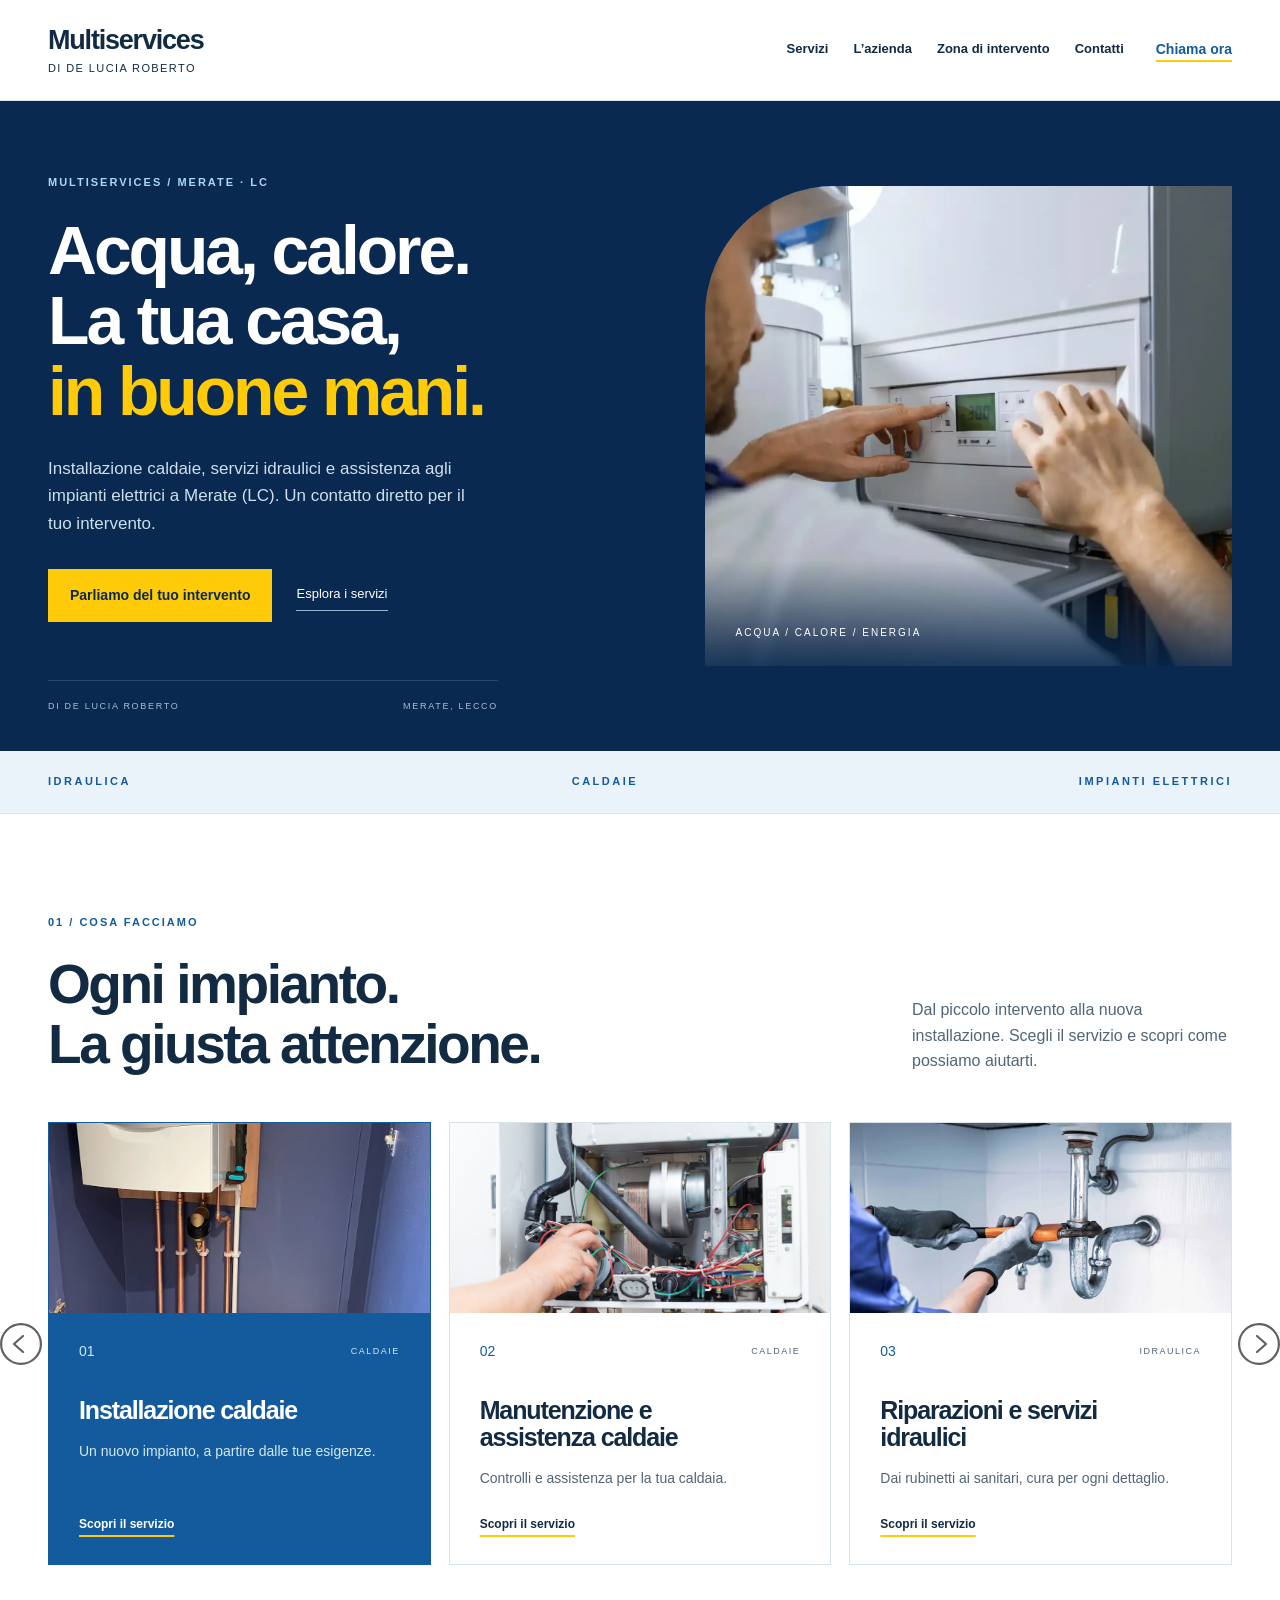
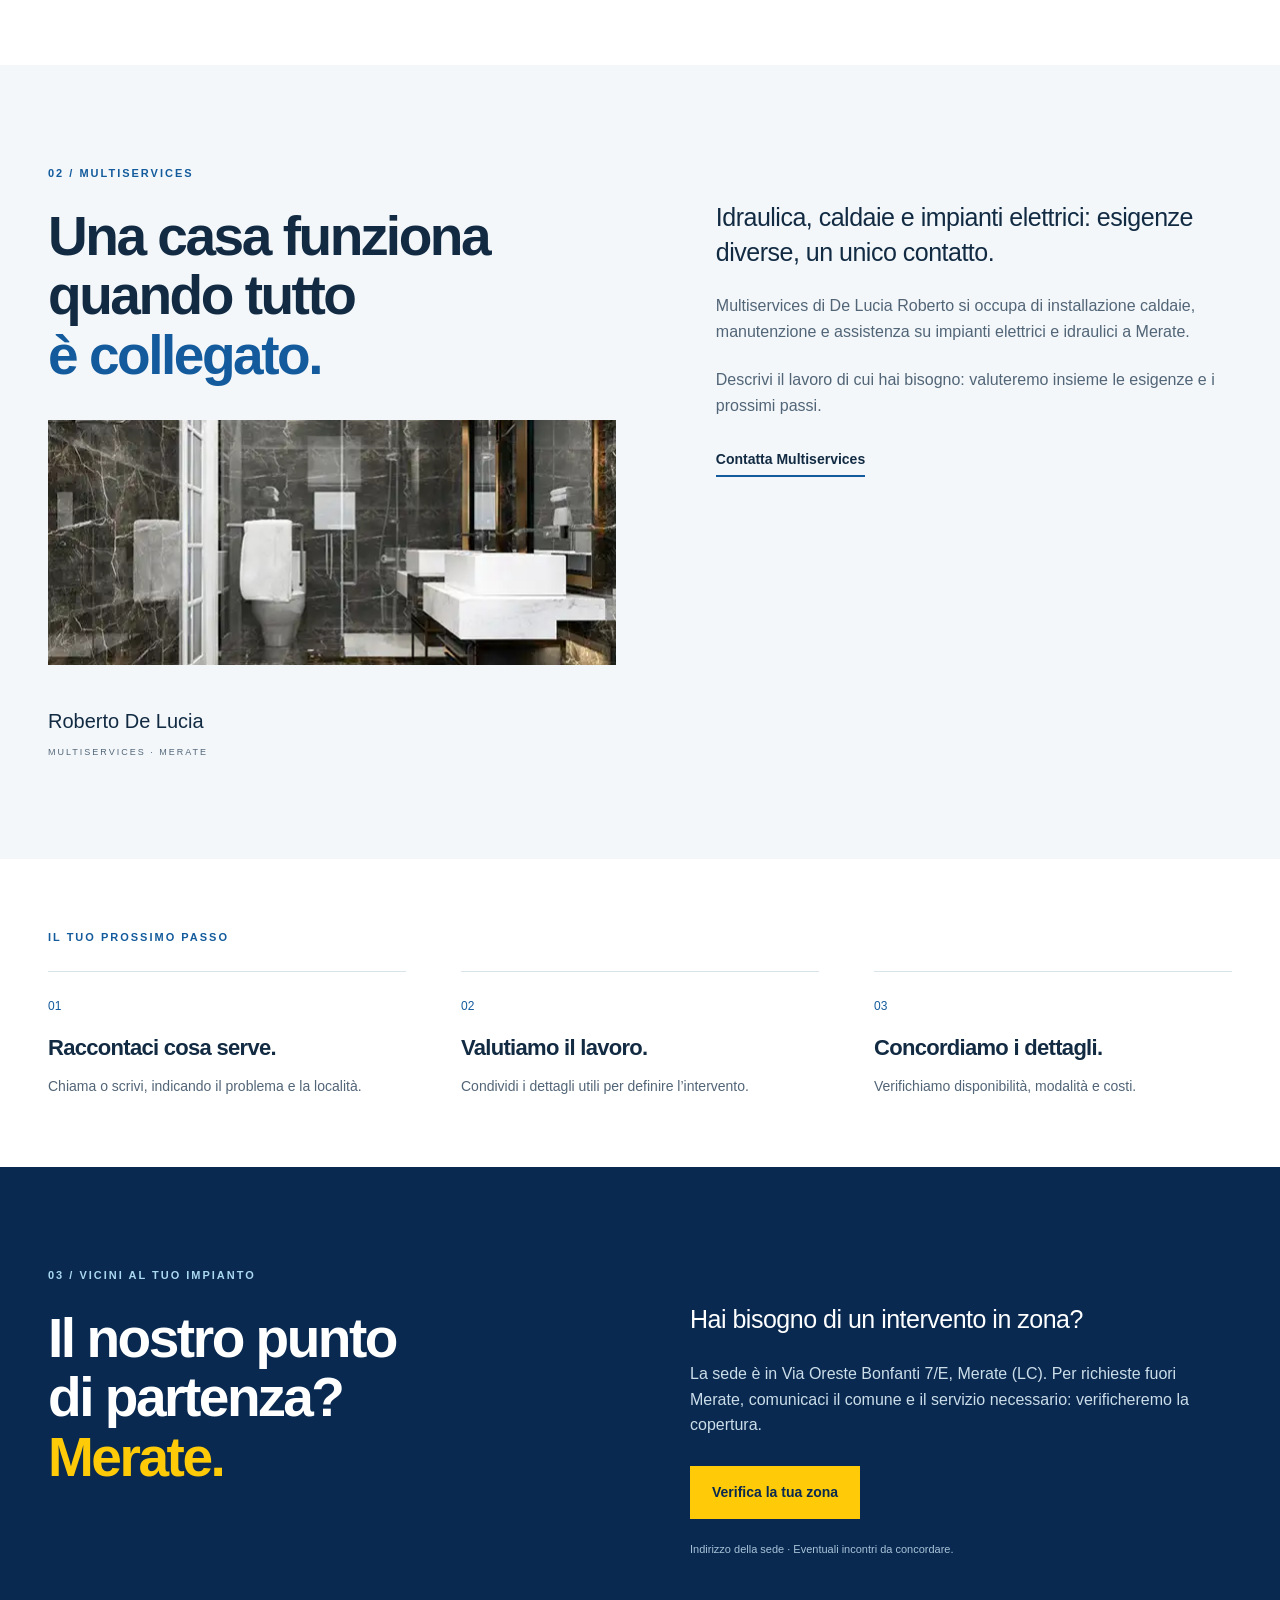
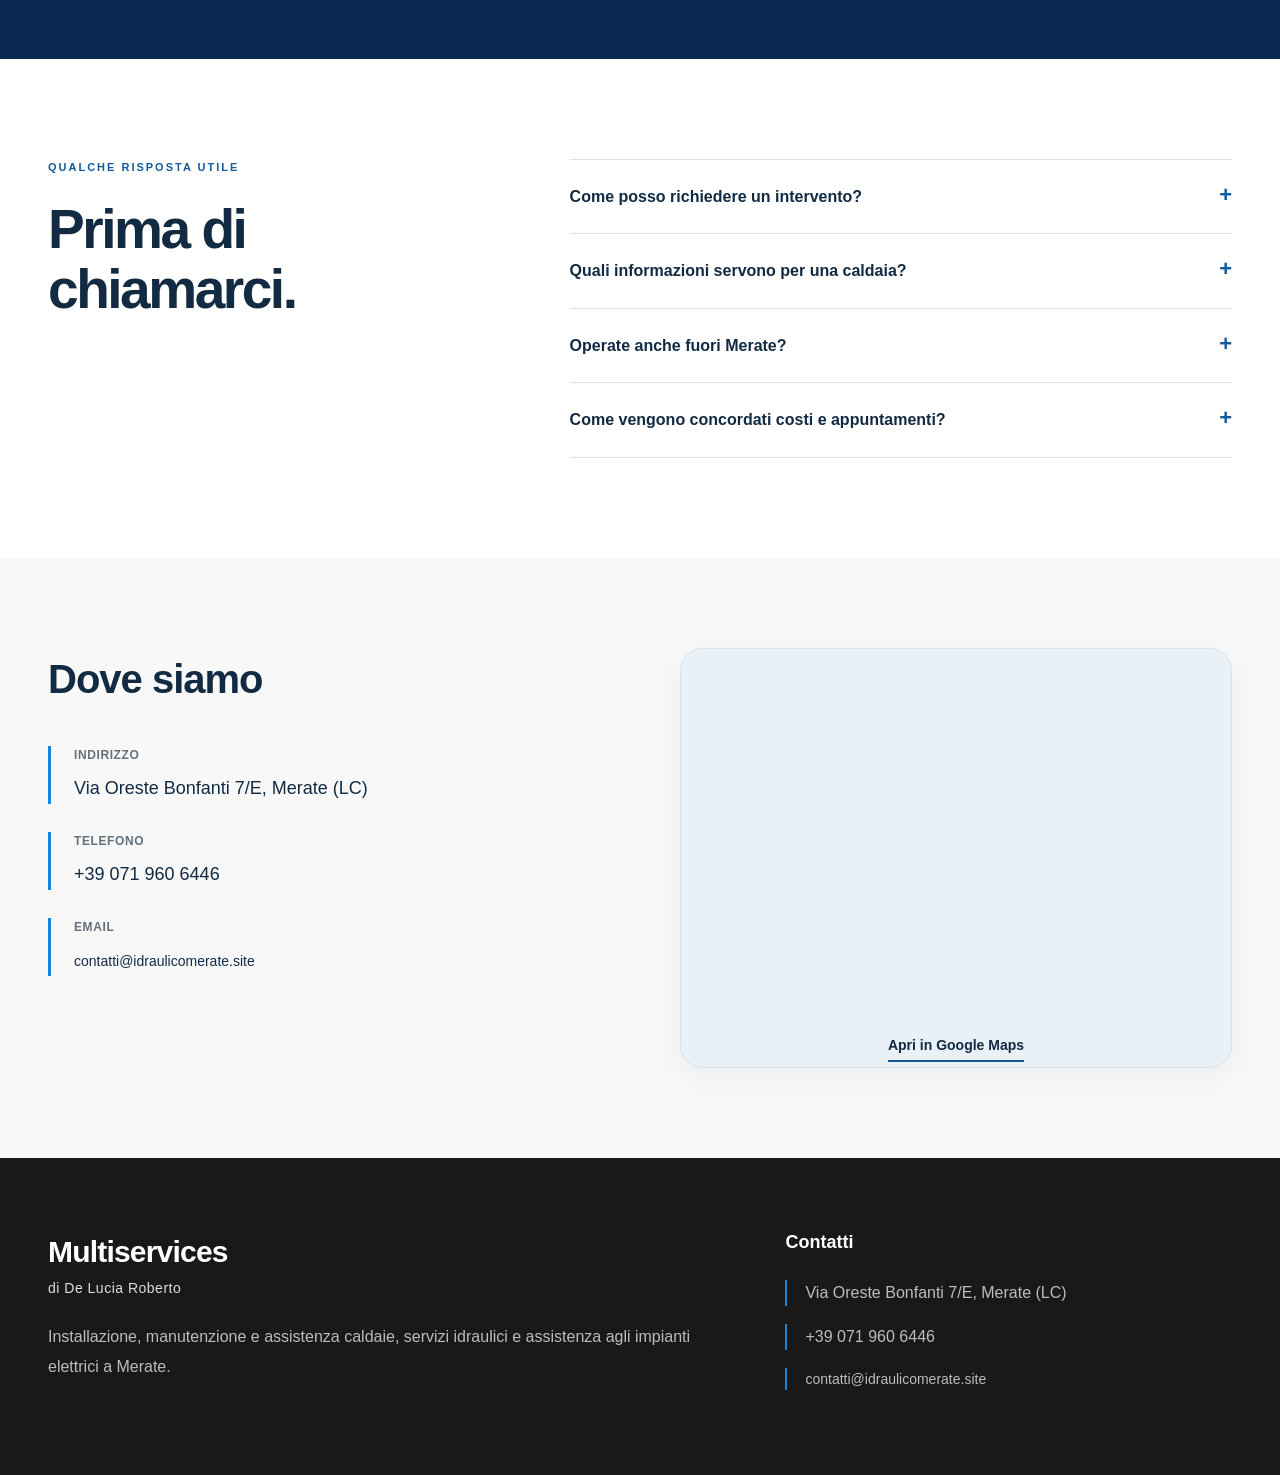
<file: index.html>
<!doctype html>
<html lang="it">
<head>
<meta charset="utf-8"><meta name="viewport" content="width=device-width,initial-scale=1">
<title>Idraulico a Merate (LC) | Caldaie e impianti | Multiservices</title>
<meta name="description" content="Multiservices di De Lucia Roberto a Merate (LC). Installazione e manutenzione caldaie, riparazioni idrauliche e assistenza agli impianti elettrici.">
<link rel="canonical" href="https://idraulicomerate.site/">
<meta property="og:locale" content="it_IT">
<meta property="og:type" content="website">
<meta property="og:site_name" content="Multiservices di De Lucia Roberto">
<meta property="og:title" content="Idraulico a Merate (LC) | Caldaie e impianti | Multiservices">
<meta property="og:description" content="Multiservices di De Lucia Roberto a Merate (LC). Installazione e manutenzione caldaie, riparazioni idrauliche e assistenza agli impianti elettrici.">
<meta property="og:url" content="https://idraulicomerate.site/">
<meta property="og:image" content="https://idraulicomerate.site/assets/regolazione-caldaia.webp">
<meta property="og:image:alt" content="Tecnico durante la regolazione di una caldaia">
<meta name="twitter:card" content="summary_large_image">
<script type="application/ld+json">
{
  "@context": "https://schema.org",
  "@type": "HomeAndConstructionBusiness",
  "@id": "https://idraulicomerate.site/#multiservices",
  "name": "Multiservices di De Lucia Roberto",
  "url": "https://idraulicomerate.site/",
  "image": "https://idraulicomerate.site/assets/regolazione-caldaia.webp",
  "telephone": "+390719606446",
  "email": "contatti@idraulicomerate.site",
  "address": {
    "@type": "PostalAddress",
    "streetAddress": "Via Oreste Bonfanti 7/E",
    "addressLocality": "Merate",
    "addressRegion": "Lombardia",
    "addressCountry": "IT"
  },
  "areaServed": {
    "@type": "City",
    "name": "Merate"
  },
  "hasOfferCatalog": {
    "@type": "OfferCatalog",
    "name": "Servizi a Merate",
    "itemListElement": [
      {
        "@type": "Offer",
        "itemOffered": {
          "@type": "Service",
          "name": "Installazione caldaie",
          "url": "https://idraulicomerate.site/servizi/installazione-caldaie.html"
        }
      },
      {
        "@type": "Offer",
        "itemOffered": {
          "@type": "Service",
          "name": "Manutenzione e assistenza caldaie",
          "url": "https://idraulicomerate.site/servizi/assistenza-caldaie.html"
        }
      },
      {
        "@type": "Offer",
        "itemOffered": {
          "@type": "Service",
          "name": "Riparazioni e servizi idraulici",
          "url": "https://idraulicomerate.site/servizi/servizi-idraulici.html"
        }
      },
      {
        "@type": "Offer",
        "itemOffered": {
          "@type": "Service",
          "name": "Manutenzione impianti idraulici",
          "url": "https://idraulicomerate.site/servizi/impianti-idraulici.html"
        }
      },
      {
        "@type": "Offer",
        "itemOffered": {
          "@type": "Service",
          "name": "Assistenza impianti elettrici",
          "url": "https://idraulicomerate.site/servizi/impianti-elettrici.html"
        }
      }
    ]
  }
}
</script>
<meta name="theme-color" content="#092950"><link rel="icon" href="assets/favicon.png" type="image/png"><link rel="stylesheet" href="style.css"><script src="script.js" defer></script>
</head>
<body>
<a class="skip" href="#main">Vai al contenuto</a>
<header class="header"><div class="container header-inner"><a class="wordmark" href="#inizio" aria-label="Multiservices, pagina iniziale"><span data-name>Multiservices</span><small data-owner>di De Lucia Roberto</small></a><button id="menu-toggle" aria-controls="navigation" aria-expanded="false" aria-label="Apri navigazione"><span></span><span></span></button><nav id="navigation" aria-label="Navigazione principale"><a href="#servizi">Servizi</a><a href="#azienda">L’azienda</a><a href="#zona">Zona di intervento</a><a href="#contatti">Contatti</a></nav><a class="header-call" href="tel:+390719606446" data-phone>Chiama ora</a></div></header>
<main id="main">
<div id="home">
<section class="hero" id="inizio"><div class="container hero-layout"><div class="hero-copy"><p class="eyebrow light">MULTISERVICES / MERATE · LC</p><h1>Acqua, calore.<br>La tua casa,<br><em>in buone mani.</em></h1><p class="hero-description">Installazione caldaie, servizi idraulici e assistenza agli impianti elettrici a Merate (LC). Un contatto diretto per il tuo intervento.</p><div class="hero-actions"><a class="button yellow" href="tel:+390719606446" data-phone>Parliamo del tuo intervento</a><a class="hero-secondary" href="#servizi">Esplora i servizi</a></div><div class="hero-caption"><span>DI DE LUCIA ROBERTO</span><span>MERATE, LECCO</span></div></div><div class="hero-art photo-hero"><img id="hero-photo" src="assets/regolazione-caldaia.webp" alt="Tecnico durante la regolazione di una caldaia" width="1920" height="1280" fetchpriority="high" decoding="async"><div class="photo-caption">ACQUA / CALORE / ENERGIA</div></div></div></section>
<div class="service-strip"><div class="container"><span>IDRAULICA</span><span>CALDAIE</span><span>IMPIANTI ELETTRICI</span></div></div>
<section class="section services" id="servizi"><div class="container"><div class="section-heading reveal"><div><p class="eyebrow">01 / COSA FACCIAMO</p><h2>Ogni impianto.<br>La giusta attenzione.</h2></div><p>Dal piccolo intervento alla nuova installazione. Scegli il servizio e scopri come possiamo aiutarti.</p></div><div class="service-slider"><button class="service-arrow service-arrow-prev" type="button" id="service-prev" aria-label="Servizio precedente" aria-controls="service-grid" hidden><svg viewBox="0 0 42 42" aria-hidden="true" focusable="false"><circle cx="21" cy="21" r="19.9"/><polyline points="23 13 14 21 23 29"/></svg></button><div id="service-grid" class="service-grid">
<a class="service-card" href="servizi/installazione-caldaie.html"><img class="service-photo" src="assets/installazione-caldaia.webp" alt="Caldaia installata con tubazioni e collegamenti" width="640" height="400" loading="lazy" decoding="async"><div class="card-top"><span class="number">01</span><span class="tag">CALDAIE</span></div><h3>Installazione caldaie</h3><p>Un nuovo impianto, a partire dalle tue esigenze.</p><span class="card-link">Scopri il servizio</span></a>
<a class="service-card" href="servizi/assistenza-caldaie.html"><img class="service-photo" src="assets/manutenzione-caldaia.jpeg" alt="Intervento di manutenzione sui componenti di una caldaia" width="640" height="400" loading="lazy" decoding="async"><div class="card-top"><span class="number">02</span><span class="tag">CALDAIE</span></div><h3>Manutenzione e assistenza caldaie</h3><p>Controlli e assistenza per la tua caldaia.</p><span class="card-link">Scopri il servizio</span></a>
<a class="service-card" href="servizi/servizi-idraulici.html"><img class="service-photo" src="assets/riparazione-tubazioni.webp" alt="Riparazione dello scarico di un lavabo" width="640" height="400" loading="lazy" decoding="async"><div class="card-top"><span class="number">03</span><span class="tag">IDRAULICA</span></div><h3>Riparazioni e servizi idraulici</h3><p>Dai rubinetti ai sanitari, cura per ogni dettaglio.</p><span class="card-link">Scopri il servizio</span></a>
<a class="service-card" href="servizi/impianti-idraulici.html"><img class="service-photo" src="assets/impianto-termico.jpg" alt="Impianto con tubazioni, accumulo e collegamenti idraulici" width="640" height="400" loading="lazy" decoding="async"><div class="card-top"><span class="number">04</span><span class="tag">IMPIANTI</span></div><h3>Manutenzione impianti idraulici</h3><p>Assistenza per acqua, tubazioni e collegamenti.</p><span class="card-link">Scopri il servizio</span></a>
<a class="service-card" href="servizi/impianti-elettrici.html"><img class="service-photo" src="assets/quadro-elettrico.jpg" alt="Quadro elettrico con cablaggi e componenti di controllo" width="640" height="400" loading="lazy" decoding="async"><div class="card-top"><span class="number">05</span><span class="tag">ELETTRICITÀ</span></div><h3>Assistenza impianti elettrici</h3><p>Manutenzione e assistenza per i tuoi impianti.</p><span class="card-link">Scopri il servizio</span></a>
</div><button class="service-arrow service-arrow-next" type="button" id="service-next" aria-label="Servizio successivo" aria-controls="service-grid" hidden><svg viewBox="0 0 42 42" aria-hidden="true" focusable="false"><circle cx="21" cy="21" r="19.9"/><polyline points="19 13 28 21 19 29"/></svg></button></div></div></section>
<section class="about section" id="azienda"><div class="container about-grid"><div class="about-title reveal"><p class="eyebrow">02 / MULTISERVICES</p><h2>Una casa funziona<br>quando tutto<br><span>è collegato.</span></h2><img class="about-photo" src="assets/bagno-moderno.webp" alt="Bagno con doccia, lavabo e sanitari" width="569" height="500" loading="lazy" decoding="async"><div class="about-signature">Roberto De Lucia<small>MULTISERVICES · MERATE</small></div></div><div class="about-copy reveal"><p class="large-copy">Idraulica, caldaie e impianti elettrici: esigenze diverse, un unico contatto.</p><p>Multiservices di De Lucia Roberto si occupa di installazione caldaie, manutenzione e assistenza su impianti elettrici e idraulici a Merate.</p><p>Descrivi il lavoro di cui hai bisogno: valuteremo insieme le esigenze e i prossimi passi.</p><a class="text-link" href="#contatti">Contatta Multiservices</a></div></div></section>
<section class="section steps"><div class="container"><p class="eyebrow">IL TUO PROSSIMO PASSO</p><div class="steps-grid"><div><span>01</span><h3>Raccontaci cosa serve.</h3><p>Chiama o scrivi, indicando il problema e la località.</p></div><div><span>02</span><h3>Valutiamo il lavoro.</h3><p>Condividi i dettagli utili per definire l’intervento.</p></div><div><span>03</span><h3>Concordiamo i dettagli.</h3><p>Verifichiamo disponibilità, modalità e costi.</p></div></div></div></section>
<section class="section area" id="zona"><div class="container area-grid"><div class="reveal"><p class="eyebrow light">03 / VICINI AL TUO IMPIANTO</p><h2>Il nostro punto<br>di partenza?<br><span>Merate.</span></h2></div><div class="area-copy"><p class="large-copy">Hai bisogno di un intervento in zona?</p><p>La sede è in <span data-address>Via Oreste Bonfanti 7/E, Merate (LC)</span>. Per richieste fuori Merate, comunicaci il comune e il servizio necessario: verificheremo la copertura.</p><a class="button yellow" href="tel:+390719606446" data-phone>Verifica la tua zona</a><p class="area-note">Indirizzo della sede · Eventuali incontri da concordare.</p></div></div></section>
<section class="section faq"><div class="container faq-grid"><div><p class="eyebrow">QUALCHE RISPOSTA UTILE</p><h2>Prima di<br>chiamarci.</h2></div><div id="faqs"><details><summary>Come posso richiedere un intervento?<span aria-hidden="true">+</span></summary><p>Telefona o scrivi un’email indicando il servizio richiesto, l’indirizzo dell’intervento e una breve descrizione del problema.</p></details><details><summary>Quali informazioni servono per una caldaia?<span aria-hidden="true">+</span></summary><p>Comunica marca e modello, se disponibili, e l’eventuale codice di errore. Per una nuova installazione, specifica se devi sostituire una caldaia esistente.</p></details><details><summary>Operate anche fuori Merate?<span aria-hidden="true">+</span></summary><p>Per un intervento fuori Merate, contattaci indicando il comune e il tipo di lavoro: verificheremo la copertura della zona.</p></details><details><summary>Come vengono concordati costi e appuntamenti?<span aria-hidden="true">+</span></summary><p>Contattaci per valutare le esigenze, verificare la disponibilità e concordare modalità e costi del lavoro.</p></details></div></div></section>
<section class="section location-section" id="contatti"><div class="container location-grid"><div><h2>Dove siamo</h2><dl class="location-details"><div><dt>INDIRIZZO</dt><dd data-address>Via Oreste Bonfanti 7/E, Merate (LC)</dd></div><div><dt>TELEFONO</dt><dd><a href="tel:+390719606446" data-phone data-phone-label>+39 071 960 6446</a></dd></div><div><dt>EMAIL</dt><dd><a href="mailto:contatti@idraulicomerate.site" data-email>contatti@idraulicomerate.site</a></dd></div></dl></div><div class="map-panel" id="map-panel"><iframe title="Mappa della sede di Multiservices a Merate" src="https://www.google.com/maps?q=Via+Oreste+Bonfanti+7%2FE%2C+Merate+%28LC%29&amp;output=embed" loading="lazy" referrerpolicy="no-referrer-when-downgrade" allowfullscreen></iframe><a id="maps-link" class="text-link" href="https://www.google.com/maps/search/?api=1&amp;query=Via+Oreste+Bonfanti+7%2FE+Merate+LC" target="_blank" rel="noopener noreferrer">Apri in Google Maps</a></div></div></section>
</div>

</main>
<footer class="site-footer"><div class="container footer-grid"><div class="footer-about"><h2><span data-name>Multiservices</span><small data-owner>di De Lucia Roberto</small></h2><p>Installazione, manutenzione e assistenza caldaie, servizi idraulici e assistenza agli impianti elettrici a Merate.</p></div><div class="footer-contacts"><h3>Contatti</h3><address><p data-address>Via Oreste Bonfanti 7/E, Merate (LC)</p><a href="tel:+390719606446" data-phone data-phone-label>+39 071 960 6446</a><a href="mailto:contatti@idraulicomerate.site" data-email>contatti@idraulicomerate.site</a></address></div></div></footer>
<a class="mobile-call" href="tel:+390719606446" data-phone>Chiama Multiservices</a>

</body></html>
</file>
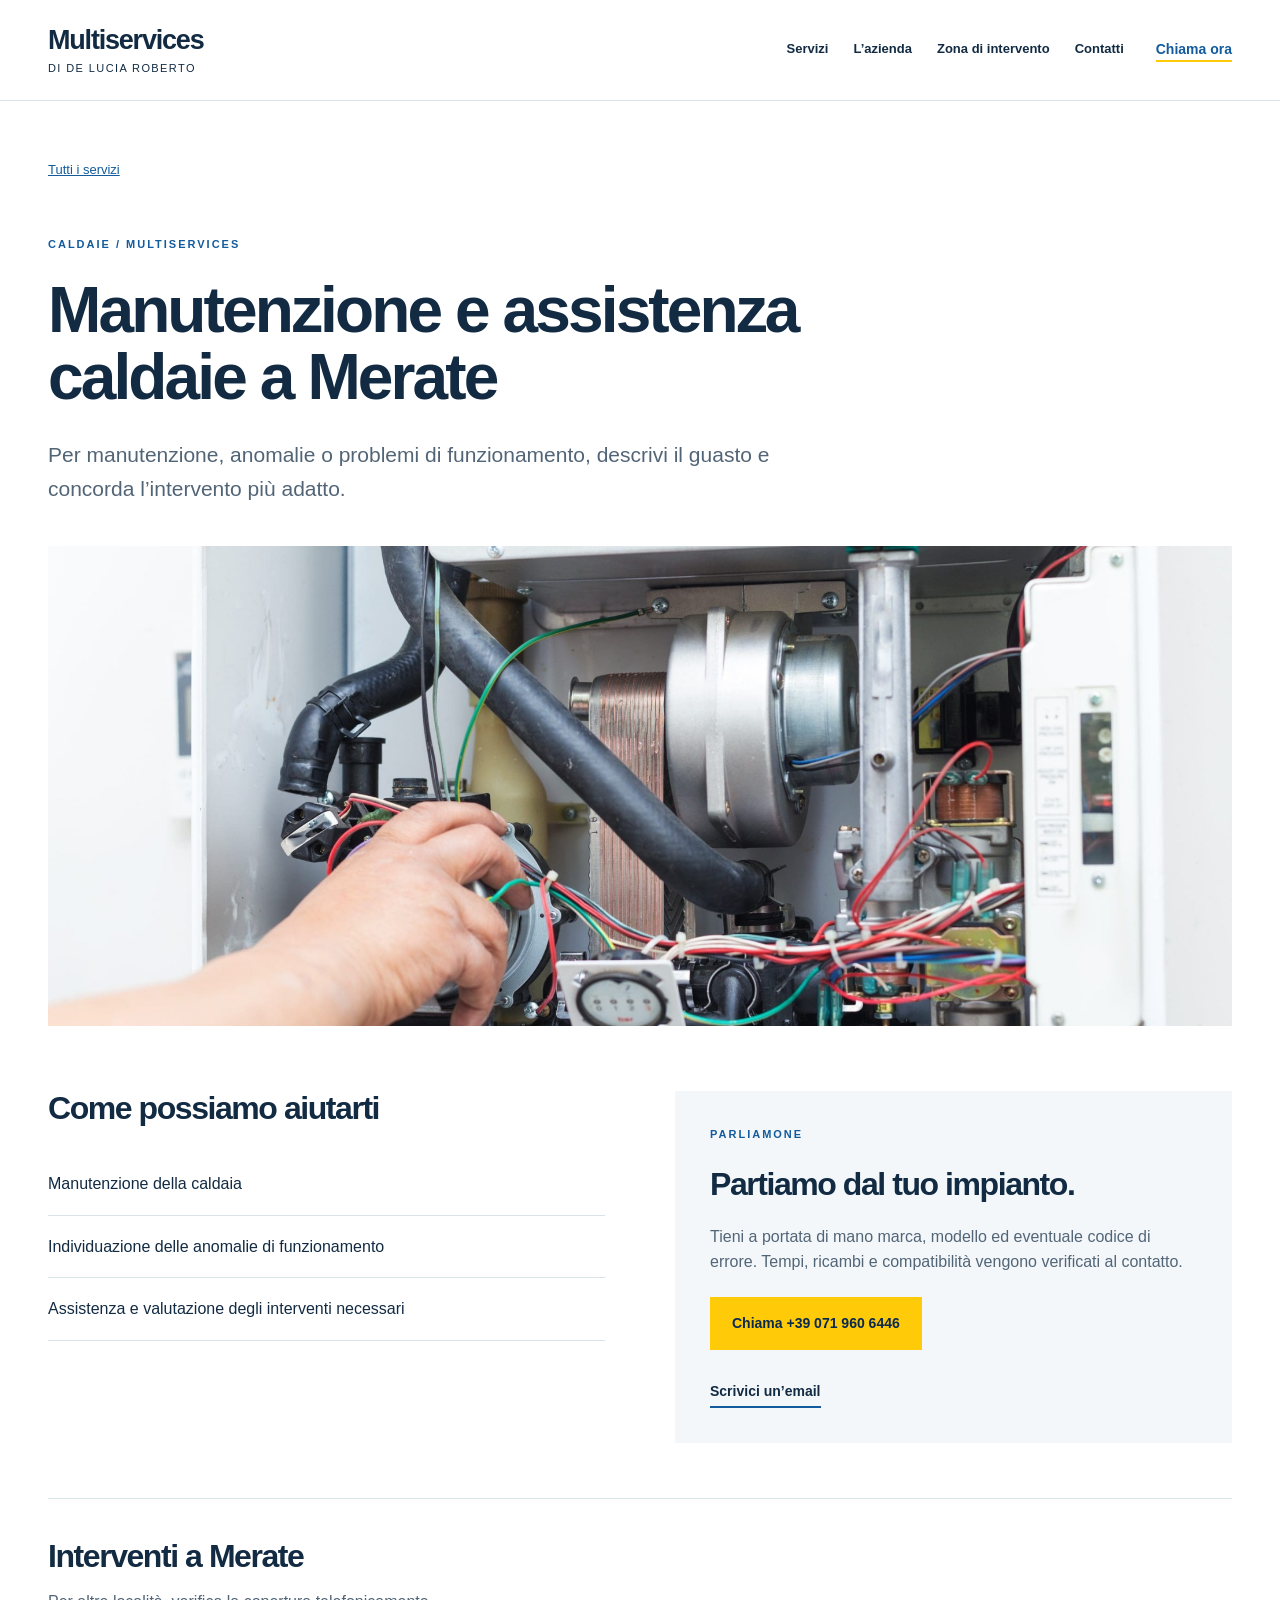
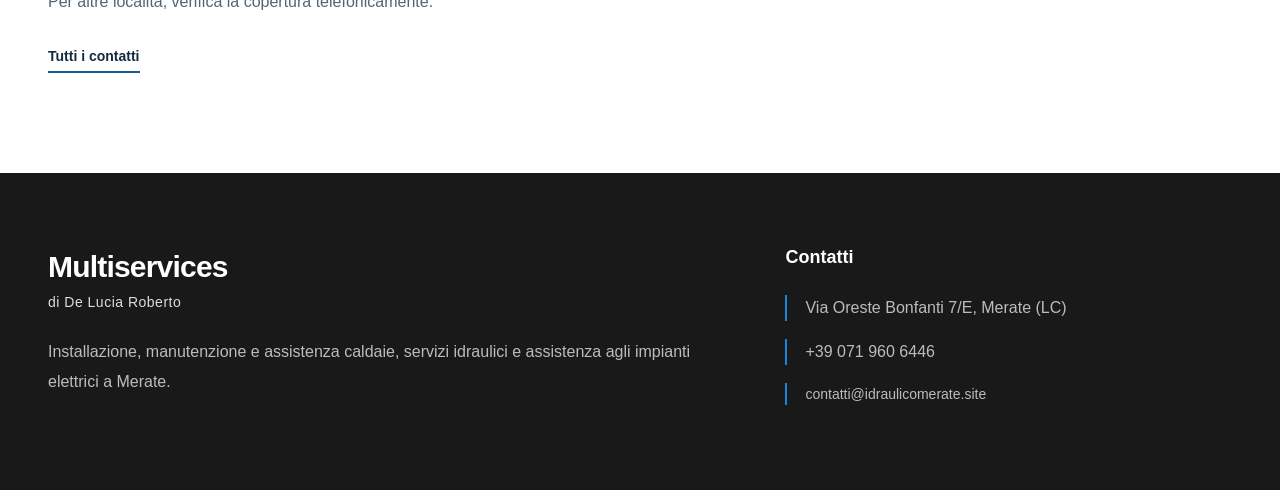
<file: servizi/assistenza-caldaie.html>
<!doctype html>
<html lang="it">
<head>
<meta charset="utf-8"><meta name="viewport" content="width=device-width,initial-scale=1">
<title>Manutenzione e assistenza caldaie a Merate | Multiservices</title>
<meta name="description" content="Manutenzione e assistenza caldaie a Merate (LC). Contatta Multiservices per controlli, anomalie e problemi di funzionamento.">
<link rel="canonical" href="https://idraulicomerate.site/servizi/assistenza-caldaie.html">
<meta property="og:locale" content="it_IT">
<meta property="og:type" content="website">
<meta property="og:site_name" content="Multiservices di De Lucia Roberto">
<meta property="og:title" content="Manutenzione e assistenza caldaie a Merate | Multiservices">
<meta property="og:description" content="Manutenzione e assistenza caldaie a Merate (LC). Contatta Multiservices per controlli, anomalie e problemi di funzionamento.">
<meta property="og:url" content="https://idraulicomerate.site/servizi/assistenza-caldaie.html">
<meta property="og:image" content="https://idraulicomerate.site/assets/manutenzione-caldaia.jpeg">
<meta property="og:image:alt" content="Intervento di manutenzione sui componenti di una caldaia">
<meta name="twitter:card" content="summary_large_image">
<meta name="theme-color" content="#092950"><link rel="icon" href="../assets/favicon.png" type="image/png"><link rel="stylesheet" href="../style.css"><script src="../script.js" defer></script>
</head>
<body>
<a class="skip" href="#main">Vai al contenuto</a>
<header class="header"><div class="container header-inner"><a class="wordmark" href="../index.html#inizio" aria-label="Multiservices, pagina iniziale"><span data-name>Multiservices</span><small data-owner>di De Lucia Roberto</small></a><button id="menu-toggle" aria-controls="navigation" aria-expanded="false" aria-label="Apri navigazione"><span></span><span></span></button><nav id="navigation" aria-label="Navigazione principale"><a href="../index.html#servizi">Servizi</a><a href="../index.html#azienda">L’azienda</a><a href="../index.html#zona">Zona di intervento</a><a href="../index.html#contatti">Contatti</a></nav><a class="header-call" href="tel:+390719606446" data-phone>Chiama ora</a></div></header>
<main id="main">
<div class="container detail"><a class="back-link" href="../index.html#servizi">Tutti i servizi</a><p class="eyebrow">CALDAIE / MULTISERVICES</p><h1>Manutenzione e assistenza caldaie a Merate</h1><p class="detail-intro">Per manutenzione, anomalie o problemi di funzionamento, descrivi il guasto e concorda l’intervento più adatto.</p><img class="detail-photo" src="../assets/manutenzione-caldaia.jpeg" alt="Intervento di manutenzione sui componenti di una caldaia" width="1200" height="650" decoding="async"><div class="detail-layout"><section><h2>Come possiamo aiutarti</h2><ul class="task-list"><li>Manutenzione della caldaia</li><li>Individuazione delle anomalie di funzionamento</li><li>Assistenza e valutazione degli interventi necessari</li></ul></section><aside class="detail-aside"><p class="eyebrow">PARLIAMONE</p><h2>Partiamo dal tuo impianto.</h2><p>Tieni a portata di mano marca, modello ed eventuale codice di errore. Tempi, ricambi e compatibilità vengono verificati al contatto.</p><a class="button yellow" href="tel:+390719606446">Chiama +39 071 960 6446</a><a class="text-link" href="mailto:contatti@idraulicomerate.site">Scrivici un’email</a></aside></div><div class="detail-bottom"><h2>Interventi a Merate</h2><p>Per altre località, verifica la copertura telefonicamente.</p><a class="text-link" href="../index.html#contatti">Tutti i contatti</a></div></div>
</main>
<footer class="site-footer"><div class="container footer-grid"><div class="footer-about"><h2><span data-name>Multiservices</span><small data-owner>di De Lucia Roberto</small></h2><p>Installazione, manutenzione e assistenza caldaie, servizi idraulici e assistenza agli impianti elettrici a Merate.</p></div><div class="footer-contacts"><h3>Contatti</h3><address><p data-address>Via Oreste Bonfanti 7/E, Merate (LC)</p><a href="tel:+390719606446" data-phone data-phone-label>+39 071 960 6446</a><a href="mailto:contatti@idraulicomerate.site" data-email>contatti@idraulicomerate.site</a></address></div></div></footer>
<a class="mobile-call" href="tel:+390719606446" data-phone>Chiama Multiservices</a>

</body></html>
</file>
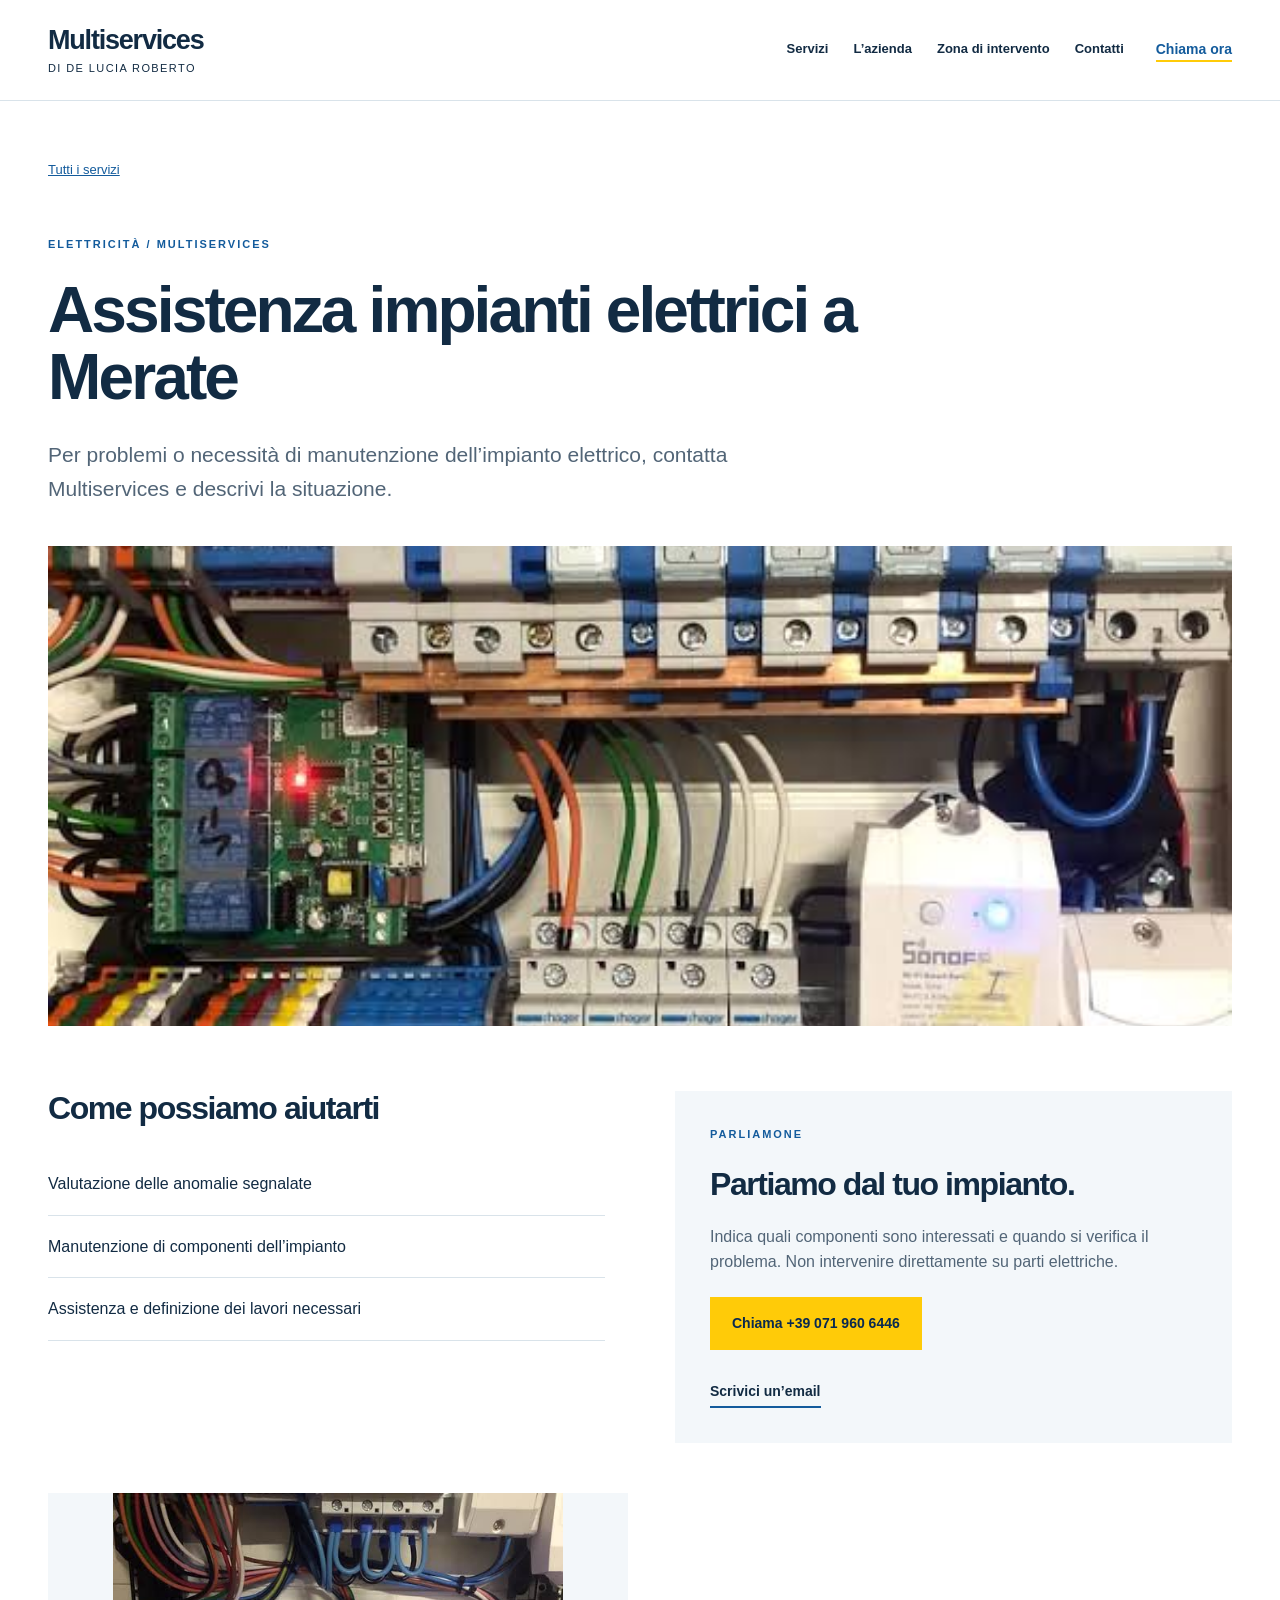
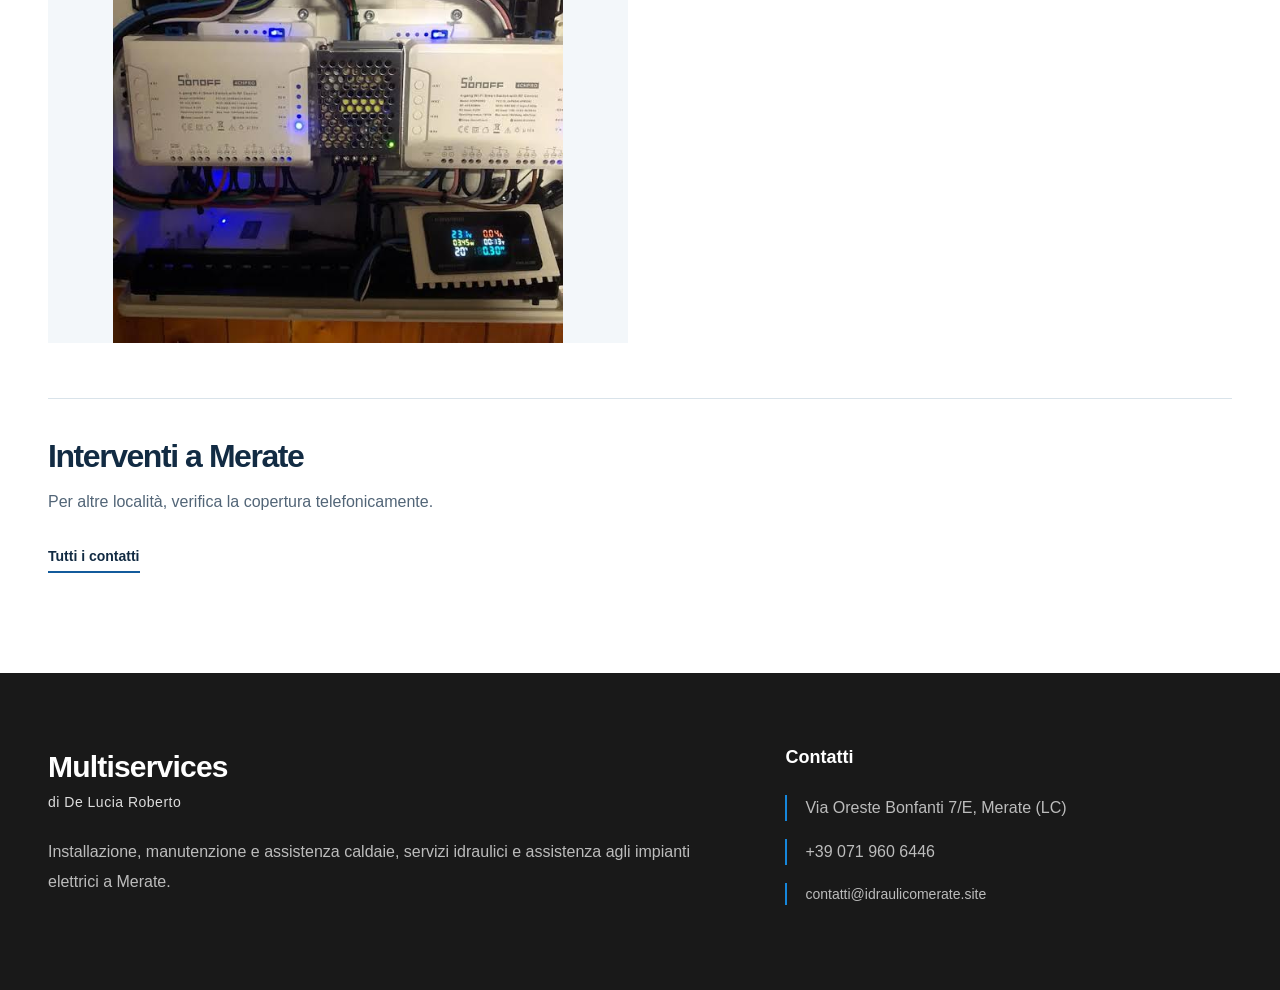
<file: servizi/impianti-elettrici.html>
<!doctype html>
<html lang="it">
<head>
<meta charset="utf-8"><meta name="viewport" content="width=device-width,initial-scale=1">
<title>Assistenza impianti elettrici a Merate | Multiservices</title>
<meta name="description" content="Assistenza per impianti elettrici a Merate (LC). Contatta Multiservices per valutare anomalie e necessità di manutenzione.">
<link rel="canonical" href="https://idraulicomerate.site/servizi/impianti-elettrici.html">
<meta property="og:locale" content="it_IT">
<meta property="og:type" content="website">
<meta property="og:site_name" content="Multiservices di De Lucia Roberto">
<meta property="og:title" content="Assistenza impianti elettrici a Merate | Multiservices">
<meta property="og:description" content="Assistenza per impianti elettrici a Merate (LC). Contatta Multiservices per valutare anomalie e necessità di manutenzione.">
<meta property="og:url" content="https://idraulicomerate.site/servizi/impianti-elettrici.html">
<meta property="og:image" content="https://idraulicomerate.site/assets/quadro-elettrico.jpg">
<meta property="og:image:alt" content="Quadro elettrico con cablaggi e componenti di controllo">
<meta name="twitter:card" content="summary_large_image">
<meta name="theme-color" content="#092950"><link rel="icon" href="../assets/favicon.png" type="image/png"><link rel="stylesheet" href="../style.css"><script src="../script.js" defer></script>
</head>
<body>
<a class="skip" href="#main">Vai al contenuto</a>
<header class="header"><div class="container header-inner"><a class="wordmark" href="../index.html#inizio" aria-label="Multiservices, pagina iniziale"><span data-name>Multiservices</span><small data-owner>di De Lucia Roberto</small></a><button id="menu-toggle" aria-controls="navigation" aria-expanded="false" aria-label="Apri navigazione"><span></span><span></span></button><nav id="navigation" aria-label="Navigazione principale"><a href="../index.html#servizi">Servizi</a><a href="../index.html#azienda">L’azienda</a><a href="../index.html#zona">Zona di intervento</a><a href="../index.html#contatti">Contatti</a></nav><a class="header-call" href="tel:+390719606446" data-phone>Chiama ora</a></div></header>
<main id="main">
<div class="container detail"><a class="back-link" href="../index.html#servizi">Tutti i servizi</a><p class="eyebrow">ELETTRICITÀ / MULTISERVICES</p><h1>Assistenza impianti elettrici a Merate</h1><p class="detail-intro">Per problemi o necessità di manutenzione dell’impianto elettrico, contatta Multiservices e descrivi la situazione.</p><img class="detail-photo" src="../assets/quadro-elettrico.jpg" alt="Quadro elettrico con cablaggi e componenti di controllo" width="1200" height="650" decoding="async"><div class="detail-layout"><section><h2>Come possiamo aiutarti</h2><ul class="task-list"><li>Valutazione delle anomalie segnalate</li><li>Manutenzione di componenti dell’impianto</li><li>Assistenza e definizione dei lavori necessari</li></ul></section><aside class="detail-aside"><p class="eyebrow">PARLIAMONE</p><h2>Partiamo dal tuo impianto.</h2><p>Indica quali componenti sono interessati e quando si verifica il problema. Non intervenire direttamente su parti elettriche.</p><a class="button yellow" href="tel:+390719606446">Chiama +39 071 960 6446</a><a class="text-link" href="mailto:contatti@idraulicomerate.site">Scrivici un’email</a></aside></div><section class="detail-gallery" aria-label="Immagini del servizio"><img src="../assets/impianto-elettrico.jpg" alt="Assistenza impianti elettrici: dettaglio dell’impianto" width="800" height="1000" loading="lazy" decoding="async"></section><div class="detail-bottom"><h2>Interventi a Merate</h2><p>Per altre località, verifica la copertura telefonicamente.</p><a class="text-link" href="../index.html#contatti">Tutti i contatti</a></div></div>
</main>
<footer class="site-footer"><div class="container footer-grid"><div class="footer-about"><h2><span data-name>Multiservices</span><small data-owner>di De Lucia Roberto</small></h2><p>Installazione, manutenzione e assistenza caldaie, servizi idraulici e assistenza agli impianti elettrici a Merate.</p></div><div class="footer-contacts"><h3>Contatti</h3><address><p data-address>Via Oreste Bonfanti 7/E, Merate (LC)</p><a href="tel:+390719606446" data-phone data-phone-label>+39 071 960 6446</a><a href="mailto:contatti@idraulicomerate.site" data-email>contatti@idraulicomerate.site</a></address></div></div></footer>
<a class="mobile-call" href="tel:+390719606446" data-phone>Chiama Multiservices</a>

</body></html>
</file>
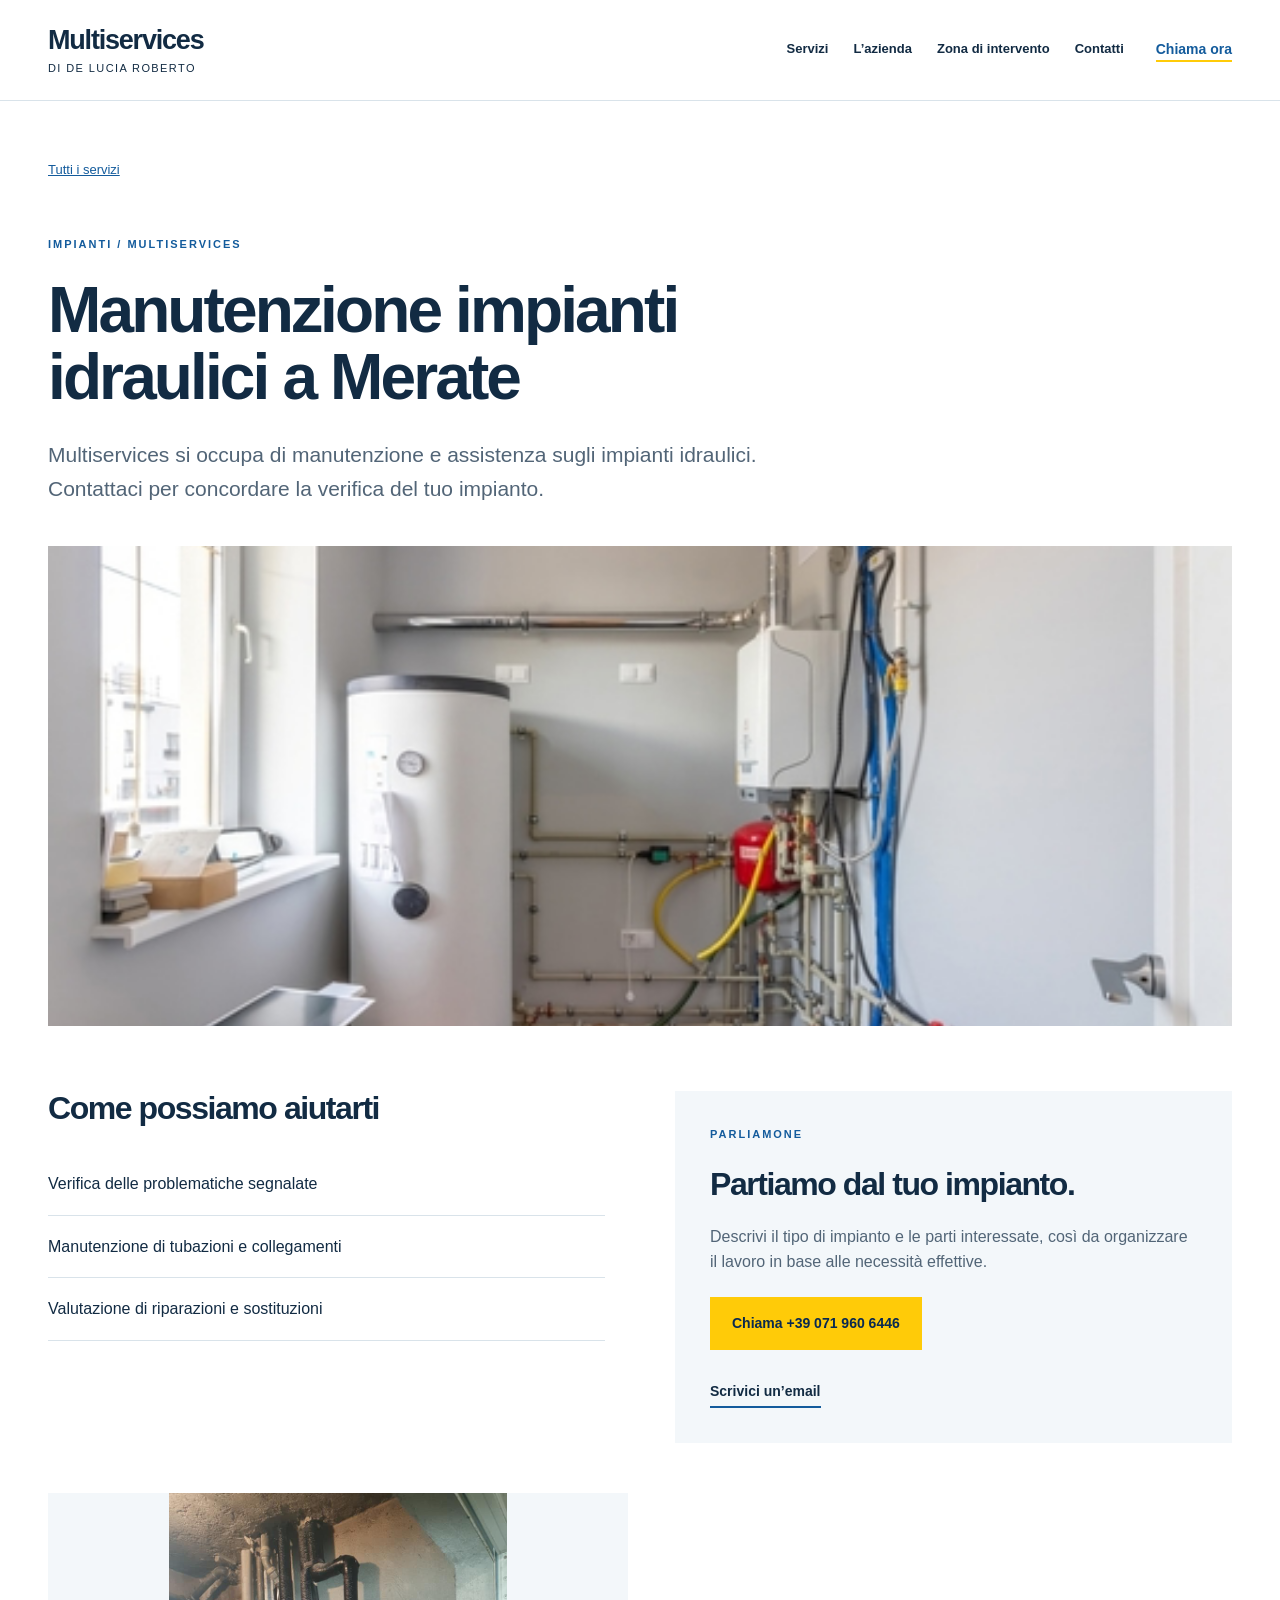
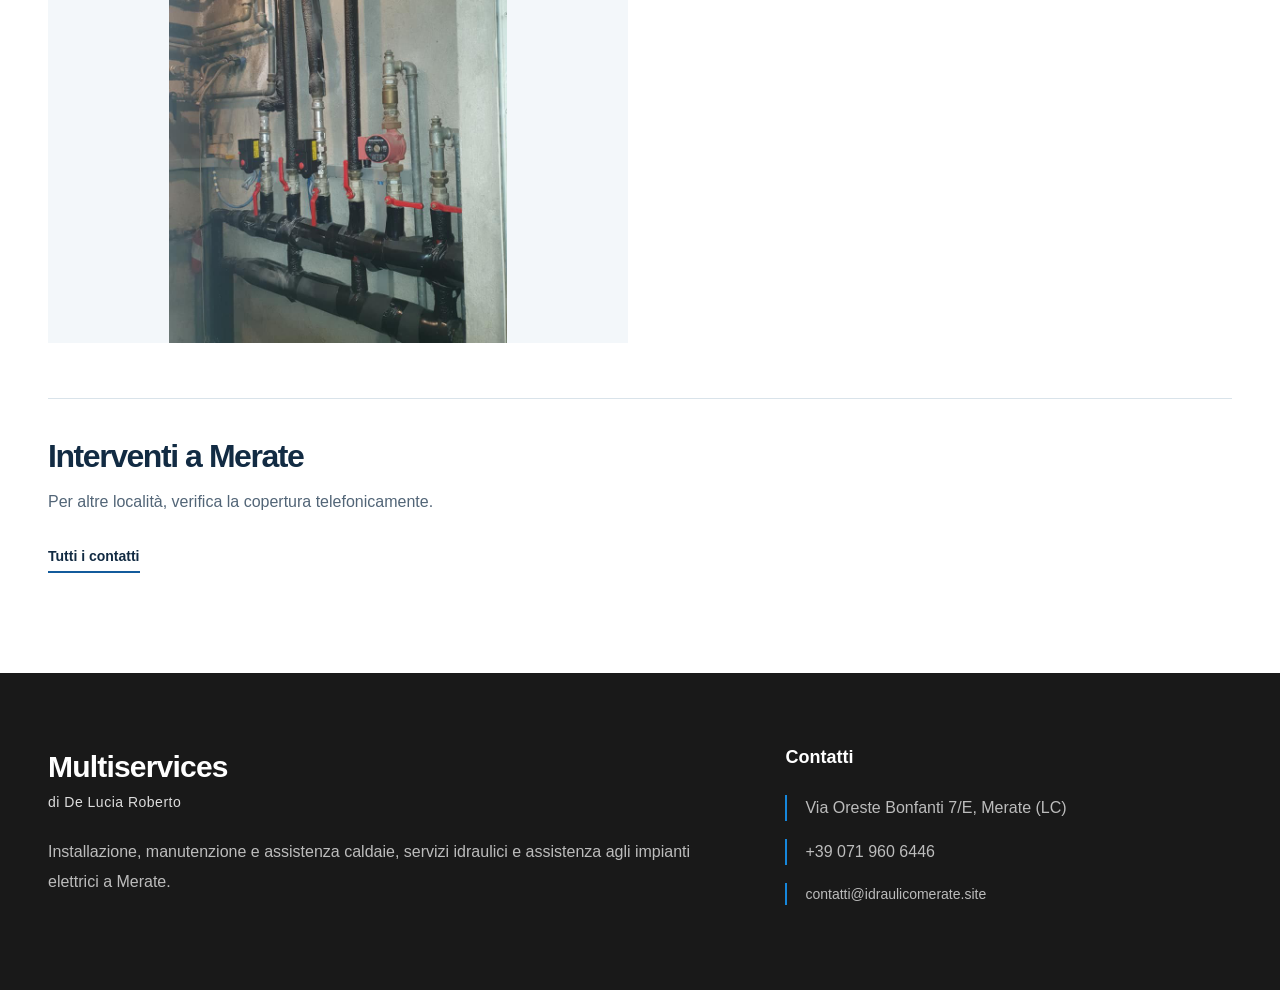
<file: servizi/impianti-idraulici.html>
<!doctype html>
<html lang="it">
<head>
<meta charset="utf-8"><meta name="viewport" content="width=device-width,initial-scale=1">
<title>Manutenzione impianti idraulici a Merate | Multiservices</title>
<meta name="description" content="Manutenzione di impianti idraulici a Merate (LC). Multiservices verifica problemi di tubazioni e collegamenti e valuta riparazioni e sostituzioni.">
<link rel="canonical" href="https://idraulicomerate.site/servizi/impianti-idraulici.html">
<meta property="og:locale" content="it_IT">
<meta property="og:type" content="website">
<meta property="og:site_name" content="Multiservices di De Lucia Roberto">
<meta property="og:title" content="Manutenzione impianti idraulici a Merate | Multiservices">
<meta property="og:description" content="Manutenzione di impianti idraulici a Merate (LC). Multiservices verifica problemi di tubazioni e collegamenti e valuta riparazioni e sostituzioni.">
<meta property="og:url" content="https://idraulicomerate.site/servizi/impianti-idraulici.html">
<meta property="og:image" content="https://idraulicomerate.site/assets/impianto-termico.jpg">
<meta property="og:image:alt" content="Impianto con tubazioni, accumulo e collegamenti idraulici">
<meta name="twitter:card" content="summary_large_image">
<meta name="theme-color" content="#092950"><link rel="icon" href="../assets/favicon.png" type="image/png"><link rel="stylesheet" href="../style.css"><script src="../script.js" defer></script>
</head>
<body>
<a class="skip" href="#main">Vai al contenuto</a>
<header class="header"><div class="container header-inner"><a class="wordmark" href="../index.html#inizio" aria-label="Multiservices, pagina iniziale"><span data-name>Multiservices</span><small data-owner>di De Lucia Roberto</small></a><button id="menu-toggle" aria-controls="navigation" aria-expanded="false" aria-label="Apri navigazione"><span></span><span></span></button><nav id="navigation" aria-label="Navigazione principale"><a href="../index.html#servizi">Servizi</a><a href="../index.html#azienda">L’azienda</a><a href="../index.html#zona">Zona di intervento</a><a href="../index.html#contatti">Contatti</a></nav><a class="header-call" href="tel:+390719606446" data-phone>Chiama ora</a></div></header>
<main id="main">
<div class="container detail"><a class="back-link" href="../index.html#servizi">Tutti i servizi</a><p class="eyebrow">IMPIANTI / MULTISERVICES</p><h1>Manutenzione impianti idraulici a Merate</h1><p class="detail-intro">Multiservices si occupa di manutenzione e assistenza sugli impianti idraulici. Contattaci per concordare la verifica del tuo impianto.</p><img class="detail-photo" src="../assets/impianto-termico.jpg" alt="Impianto con tubazioni, accumulo e collegamenti idraulici" width="1200" height="650" decoding="async"><div class="detail-layout"><section><h2>Come possiamo aiutarti</h2><ul class="task-list"><li>Verifica delle problematiche segnalate</li><li>Manutenzione di tubazioni e collegamenti</li><li>Valutazione di riparazioni e sostituzioni</li></ul></section><aside class="detail-aside"><p class="eyebrow">PARLIAMONE</p><h2>Partiamo dal tuo impianto.</h2><p>Descrivi il tipo di impianto e le parti interessate, così da organizzare il lavoro in base alle necessità effettive.</p><a class="button yellow" href="tel:+390719606446">Chiama +39 071 960 6446</a><a class="text-link" href="mailto:contatti@idraulicomerate.site">Scrivici un’email</a></aside></div><section class="detail-gallery" aria-label="Immagini del servizio"><img src="../assets/multiservices-servizio3.jpg" alt="Manutenzione impianti idraulici: dettaglio dell’impianto" width="800" height="1000" loading="lazy" decoding="async"></section><div class="detail-bottom"><h2>Interventi a Merate</h2><p>Per altre località, verifica la copertura telefonicamente.</p><a class="text-link" href="../index.html#contatti">Tutti i contatti</a></div></div>
</main>
<footer class="site-footer"><div class="container footer-grid"><div class="footer-about"><h2><span data-name>Multiservices</span><small data-owner>di De Lucia Roberto</small></h2><p>Installazione, manutenzione e assistenza caldaie, servizi idraulici e assistenza agli impianti elettrici a Merate.</p></div><div class="footer-contacts"><h3>Contatti</h3><address><p data-address>Via Oreste Bonfanti 7/E, Merate (LC)</p><a href="tel:+390719606446" data-phone data-phone-label>+39 071 960 6446</a><a href="mailto:contatti@idraulicomerate.site" data-email>contatti@idraulicomerate.site</a></address></div></div></footer>
<a class="mobile-call" href="tel:+390719606446" data-phone>Chiama Multiservices</a>

</body></html>
</file>
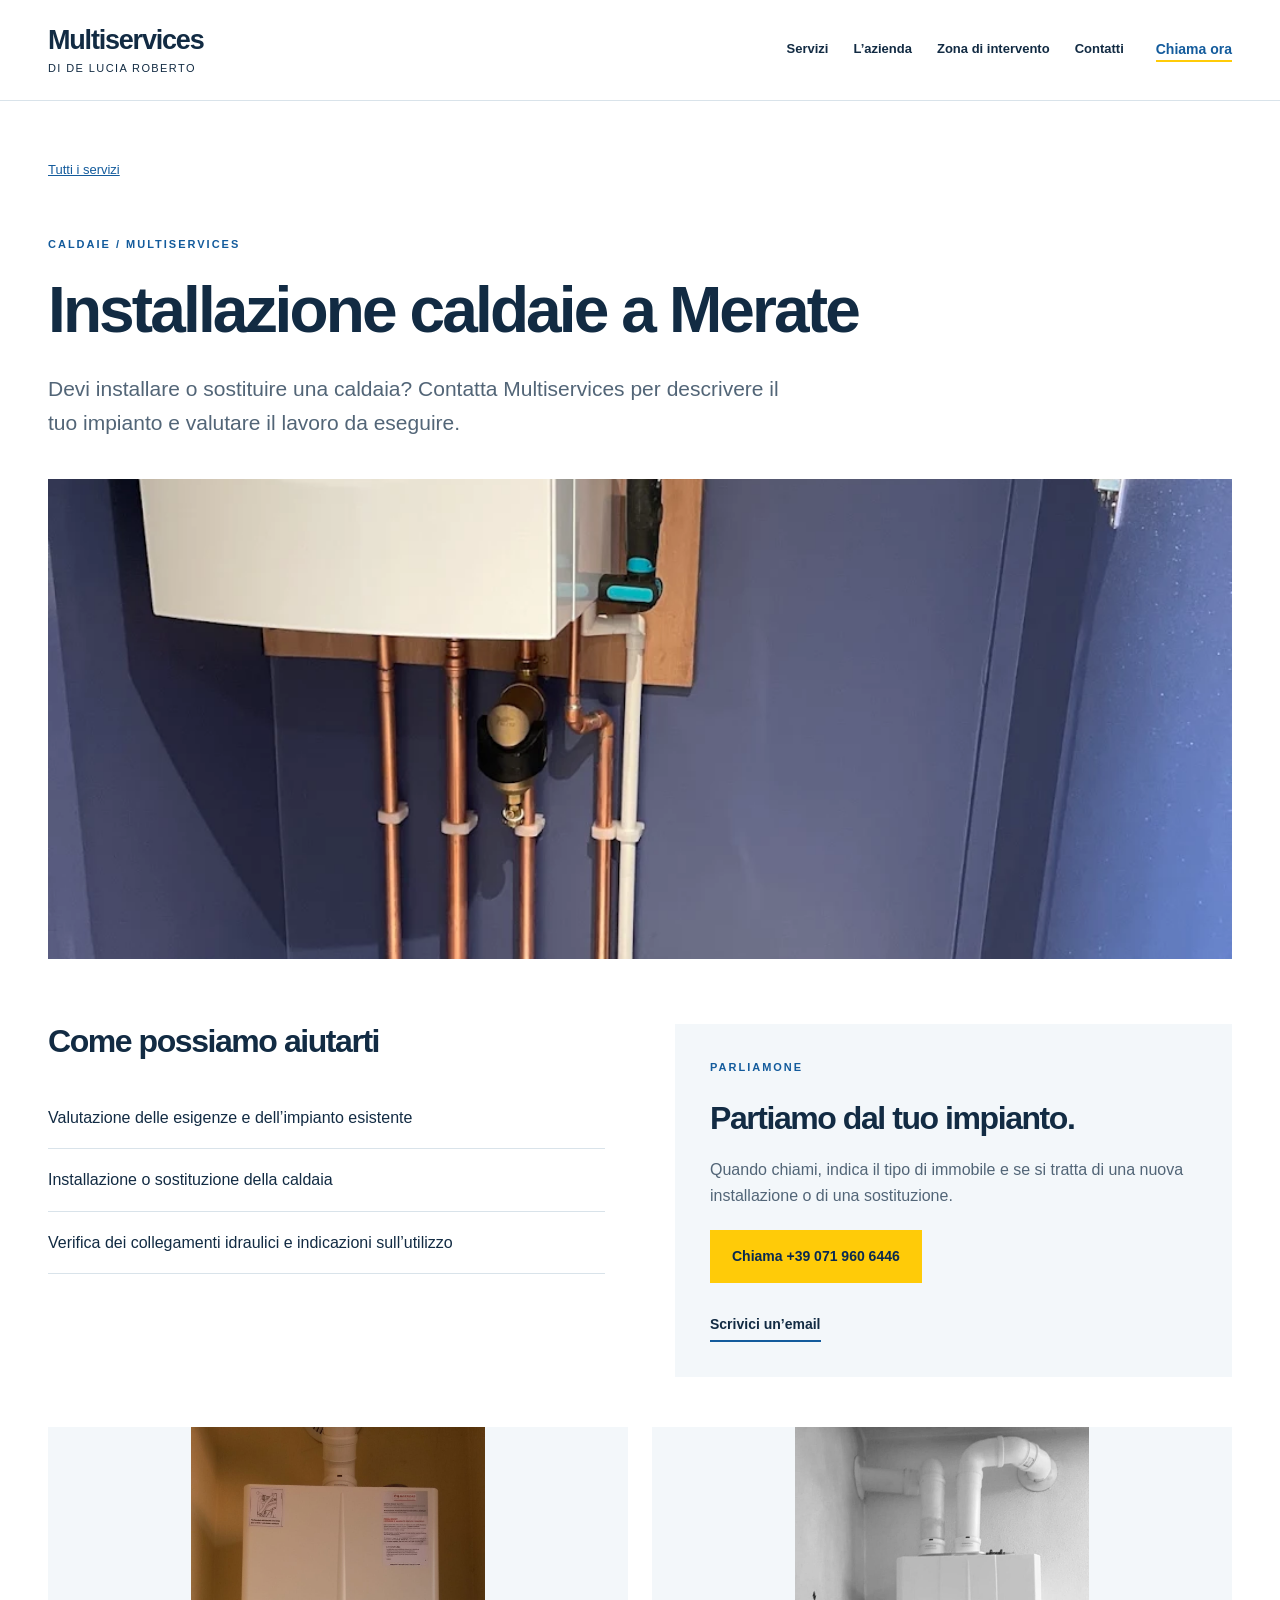
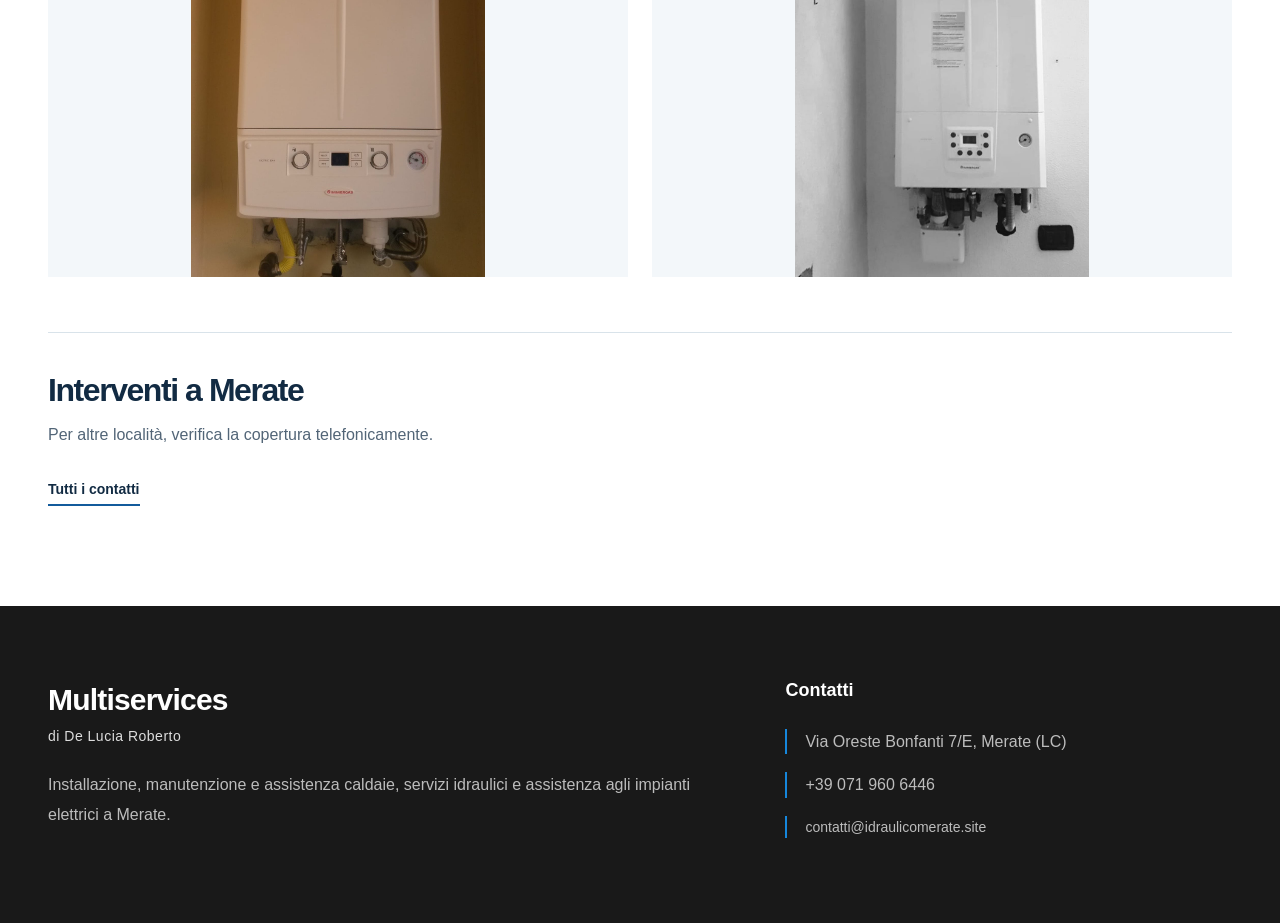
<file: servizi/installazione-caldaie.html>
<!doctype html>
<html lang="it">
<head>
<meta charset="utf-8"><meta name="viewport" content="width=device-width,initial-scale=1">
<title>Installazione caldaie a Merate | Multiservices</title>
<meta name="description" content="Installazione e sostituzione di caldaie a Merate (LC). Contatta Multiservices per valutare le esigenze e i collegamenti del tuo impianto.">
<link rel="canonical" href="https://idraulicomerate.site/servizi/installazione-caldaie.html">
<meta property="og:locale" content="it_IT">
<meta property="og:type" content="website">
<meta property="og:site_name" content="Multiservices di De Lucia Roberto">
<meta property="og:title" content="Installazione caldaie a Merate | Multiservices">
<meta property="og:description" content="Installazione e sostituzione di caldaie a Merate (LC). Contatta Multiservices per valutare le esigenze e i collegamenti del tuo impianto.">
<meta property="og:url" content="https://idraulicomerate.site/servizi/installazione-caldaie.html">
<meta property="og:image" content="https://idraulicomerate.site/assets/installazione-caldaia.webp">
<meta property="og:image:alt" content="Caldaia installata con tubazioni e collegamenti">
<meta name="twitter:card" content="summary_large_image">
<meta name="theme-color" content="#092950"><link rel="icon" href="../assets/favicon.png" type="image/png"><link rel="stylesheet" href="../style.css"><script src="../script.js" defer></script>
</head>
<body>
<a class="skip" href="#main">Vai al contenuto</a>
<header class="header"><div class="container header-inner"><a class="wordmark" href="../index.html#inizio" aria-label="Multiservices, pagina iniziale"><span data-name>Multiservices</span><small data-owner>di De Lucia Roberto</small></a><button id="menu-toggle" aria-controls="navigation" aria-expanded="false" aria-label="Apri navigazione"><span></span><span></span></button><nav id="navigation" aria-label="Navigazione principale"><a href="../index.html#servizi">Servizi</a><a href="../index.html#azienda">L’azienda</a><a href="../index.html#zona">Zona di intervento</a><a href="../index.html#contatti">Contatti</a></nav><a class="header-call" href="tel:+390719606446" data-phone>Chiama ora</a></div></header>
<main id="main">
<div class="container detail"><a class="back-link" href="../index.html#servizi">Tutti i servizi</a><p class="eyebrow">CALDAIE / MULTISERVICES</p><h1>Installazione caldaie a Merate</h1><p class="detail-intro">Devi installare o sostituire una caldaia? Contatta Multiservices per descrivere il tuo impianto e valutare il lavoro da eseguire.</p><img class="detail-photo" src="../assets/installazione-caldaia.webp" alt="Caldaia installata con tubazioni e collegamenti" width="1200" height="650" decoding="async"><div class="detail-layout"><section><h2>Come possiamo aiutarti</h2><ul class="task-list"><li>Valutazione delle esigenze e dell’impianto esistente</li><li>Installazione o sostituzione della caldaia</li><li>Verifica dei collegamenti idraulici e indicazioni sull’utilizzo</li></ul></section><aside class="detail-aside"><p class="eyebrow">PARLIAMONE</p><h2>Partiamo dal tuo impianto.</h2><p>Quando chiami, indica il tipo di immobile e se si tratta di una nuova installazione o di una sostituzione.</p><a class="button yellow" href="tel:+390719606446">Chiama +39 071 960 6446</a><a class="text-link" href="mailto:contatti@idraulicomerate.site">Scrivici un’email</a></aside></div><section class="detail-gallery" aria-label="Immagini del servizio"><img src="../assets/multiservices-servizio1.jpg" alt="Installazione caldaie: dettaglio dell’impianto" width="800" height="1000" loading="lazy" decoding="async"><img src="../assets/17955371273714426474902979002096.jpg" alt="Installazione caldaie: dettaglio dell’impianto" width="800" height="1000" loading="lazy" decoding="async"></section><div class="detail-bottom"><h2>Interventi a Merate</h2><p>Per altre località, verifica la copertura telefonicamente.</p><a class="text-link" href="../index.html#contatti">Tutti i contatti</a></div></div>
</main>
<footer class="site-footer"><div class="container footer-grid"><div class="footer-about"><h2><span data-name>Multiservices</span><small data-owner>di De Lucia Roberto</small></h2><p>Installazione, manutenzione e assistenza caldaie, servizi idraulici e assistenza agli impianti elettrici a Merate.</p></div><div class="footer-contacts"><h3>Contatti</h3><address><p data-address>Via Oreste Bonfanti 7/E, Merate (LC)</p><a href="tel:+390719606446" data-phone data-phone-label>+39 071 960 6446</a><a href="mailto:contatti@idraulicomerate.site" data-email>contatti@idraulicomerate.site</a></address></div></div></footer>
<a class="mobile-call" href="tel:+390719606446" data-phone>Chiama Multiservices</a>

</body></html>
</file>
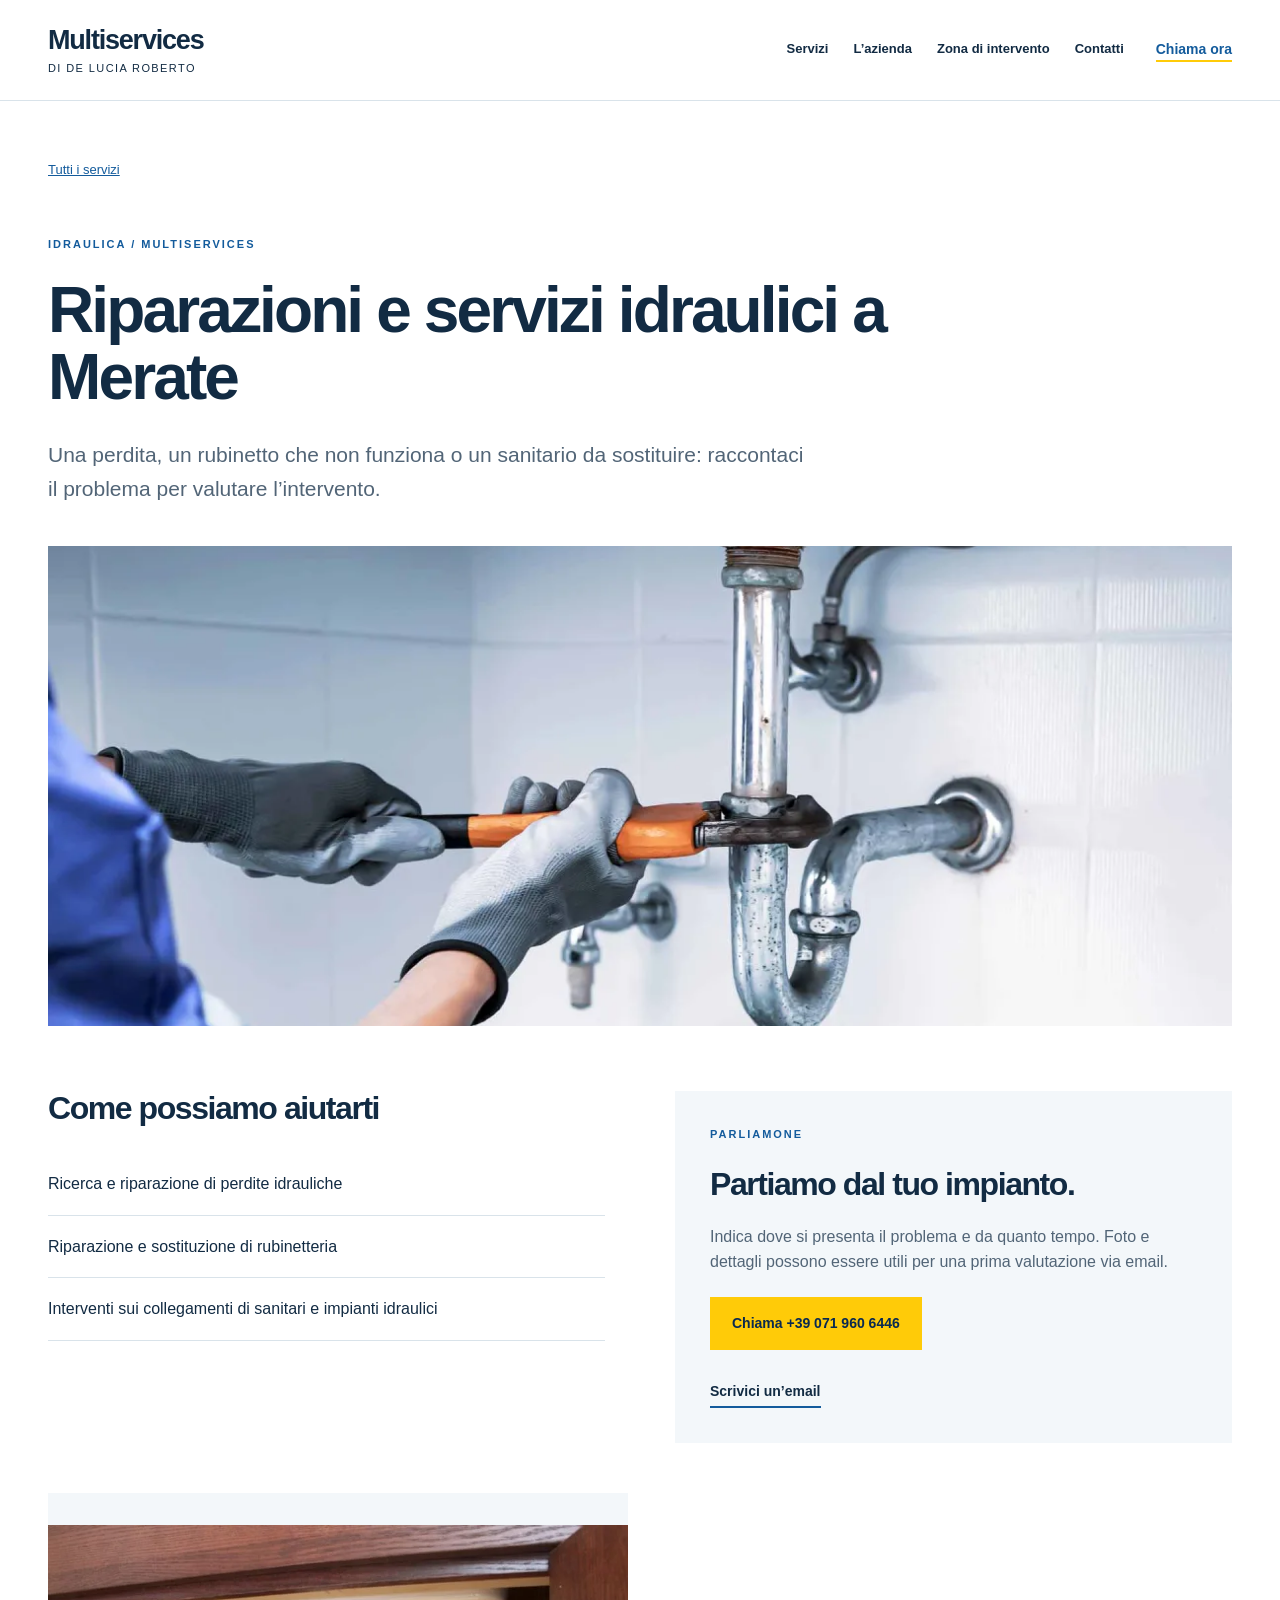
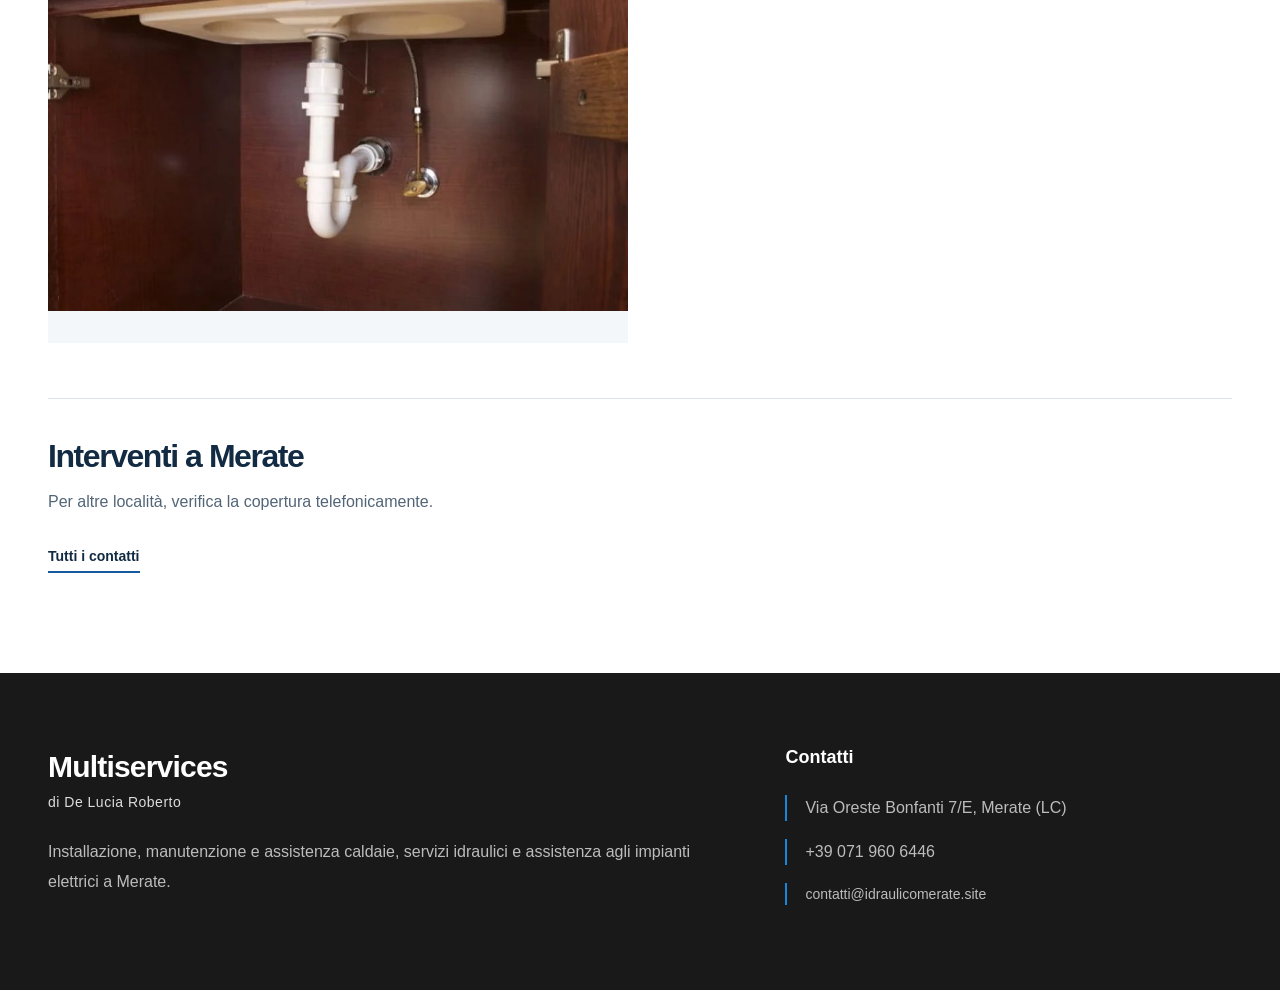
<file: servizi/servizi-idraulici.html>
<!doctype html>
<html lang="it">
<head>
<meta charset="utf-8"><meta name="viewport" content="width=device-width,initial-scale=1">
<title>Riparazioni e servizi idraulici a Merate | Multiservices</title>
<meta name="description" content="Riparazioni idrauliche a Merate (LC) per perdite, rubinetti, scarichi e sanitari. Descrivi il problema a Multiservices.">
<link rel="canonical" href="https://idraulicomerate.site/servizi/servizi-idraulici.html">
<meta property="og:locale" content="it_IT">
<meta property="og:type" content="website">
<meta property="og:site_name" content="Multiservices di De Lucia Roberto">
<meta property="og:title" content="Riparazioni e servizi idraulici a Merate | Multiservices">
<meta property="og:description" content="Riparazioni idrauliche a Merate (LC) per perdite, rubinetti, scarichi e sanitari. Descrivi il problema a Multiservices.">
<meta property="og:url" content="https://idraulicomerate.site/servizi/servizi-idraulici.html">
<meta property="og:image" content="https://idraulicomerate.site/assets/riparazione-tubazioni.webp">
<meta property="og:image:alt" content="Riparazione dello scarico di un lavabo">
<meta name="twitter:card" content="summary_large_image">
<meta name="theme-color" content="#092950"><link rel="icon" href="../assets/favicon.png" type="image/png"><link rel="stylesheet" href="../style.css"><script src="../script.js" defer></script>
</head>
<body>
<a class="skip" href="#main">Vai al contenuto</a>
<header class="header"><div class="container header-inner"><a class="wordmark" href="../index.html#inizio" aria-label="Multiservices, pagina iniziale"><span data-name>Multiservices</span><small data-owner>di De Lucia Roberto</small></a><button id="menu-toggle" aria-controls="navigation" aria-expanded="false" aria-label="Apri navigazione"><span></span><span></span></button><nav id="navigation" aria-label="Navigazione principale"><a href="../index.html#servizi">Servizi</a><a href="../index.html#azienda">L’azienda</a><a href="../index.html#zona">Zona di intervento</a><a href="../index.html#contatti">Contatti</a></nav><a class="header-call" href="tel:+390719606446" data-phone>Chiama ora</a></div></header>
<main id="main">
<div class="container detail"><a class="back-link" href="../index.html#servizi">Tutti i servizi</a><p class="eyebrow">IDRAULICA / MULTISERVICES</p><h1>Riparazioni e servizi idraulici a Merate</h1><p class="detail-intro">Una perdita, un rubinetto che non funziona o un sanitario da sostituire: raccontaci il problema per valutare l’intervento.</p><img class="detail-photo" src="../assets/riparazione-tubazioni.webp" alt="Riparazione dello scarico di un lavabo" width="1200" height="650" decoding="async"><div class="detail-layout"><section><h2>Come possiamo aiutarti</h2><ul class="task-list"><li>Ricerca e riparazione di perdite idrauliche</li><li>Riparazione e sostituzione di rubinetteria</li><li>Interventi sui collegamenti di sanitari e impianti idraulici</li></ul></section><aside class="detail-aside"><p class="eyebrow">PARLIAMONE</p><h2>Partiamo dal tuo impianto.</h2><p>Indica dove si presenta il problema e da quanto tempo. Foto e dettagli possono essere utili per una prima valutazione via email.</p><a class="button yellow" href="tel:+390719606446">Chiama +39 071 960 6446</a><a class="text-link" href="mailto:contatti@idraulicomerate.site">Scrivici un’email</a></aside></div><section class="detail-gallery" aria-label="Immagini del servizio"><img src="../assets/scarico-lavabo.webp" alt="Riparazioni e servizi idraulici: dettaglio dell’impianto" width="800" height="1000" loading="lazy" decoding="async"></section><div class="detail-bottom"><h2>Interventi a Merate</h2><p>Per altre località, verifica la copertura telefonicamente.</p><a class="text-link" href="../index.html#contatti">Tutti i contatti</a></div></div>
</main>
<footer class="site-footer"><div class="container footer-grid"><div class="footer-about"><h2><span data-name>Multiservices</span><small data-owner>di De Lucia Roberto</small></h2><p>Installazione, manutenzione e assistenza caldaie, servizi idraulici e assistenza agli impianti elettrici a Merate.</p></div><div class="footer-contacts"><h3>Contatti</h3><address><p data-address>Via Oreste Bonfanti 7/E, Merate (LC)</p><a href="tel:+390719606446" data-phone data-phone-label>+39 071 960 6446</a><a href="mailto:contatti@idraulicomerate.site" data-email>contatti@idraulicomerate.site</a></address></div></div></footer>
<a class="mobile-call" href="tel:+390719606446" data-phone>Chiama Multiservices</a>

</body></html>
</file>
<file: style.css>
:root{--navy:#092950;--blue:#135b9c;--cyan:#00a2d2;--yellow:#ffcb08;--ink:#122b43;--muted:#526577;--paper:#f3f7fa;--line:#d9e3ea;--white:#fff}*{box-sizing:border-box}html{scroll-behavior:smooth;scroll-padding-top:110px}body{margin:0;color:var(--ink);font-family:Arial,Helvetica,sans-serif;line-height:1.6;background:white}a{color:inherit;text-decoration:none}button{font:inherit}a,button,summary{-webkit-tap-highlight-color:transparent}a:focus-visible,button:focus-visible,summary:focus-visible{outline:3px solid var(--cyan);outline-offset:6px}h1,h2,h3,p{margin:0}h1,h2,h3{line-height:1.08;letter-spacing:-.045em}h2{font-size:clamp(34px,4.3vw,58px);font-weight:700}h3{font-size:25px}.container{width:min(1240px,calc(100% - 96px));margin:auto}[hidden]{display:none!important}.skip{position:fixed;top:-100px;left:20px;padding:12px;background:var(--yellow);z-index:100}.skip:focus{top:10px}.header{position:sticky;top:0;background:rgba(255,255,255,.97);z-index:20;border-bottom:1px solid var(--line)}.header-inner{min-height:100px;display:flex;align-items:center;gap:32px}.wordmark{display:block;line-height:1.1;flex-shrink:0}.wordmark>span{font-size:27px;font-weight:800;letter-spacing:-1.2px}.wordmark small{display:block;font-size:11px;letter-spacing:1.4px;margin-top:7px;text-transform:uppercase}.header nav{display:flex;gap:25px;margin-left:auto;font-size:13px;font-weight:700}.header nav a{padding:12px 0;border-bottom:2px solid transparent;transition:border-color .2s}.header nav a:hover{border-color:var(--blue)}.header-call{font-size:14px;font-weight:700;color:var(--blue);border-bottom:2px solid var(--yellow);white-space:nowrap}#menu-toggle{display:none}.hero{background:var(--navy);color:white;overflow:hidden}.hero-layout{display:grid;grid-template-columns:1.15fr 1fr;min-height:650px;gap:52px;align-items:center}.hero-copy{padding:65px 0 30px}.eyebrow{font-size:11px;letter-spacing:2px;font-weight:700;margin-bottom:24px;color:var(--blue)}.eyebrow.light{color:#a9d8f0}h1{font-size:clamp(45px,5.3vw,76px);font-weight:700;line-height:1.04}.hero h1 em{color:var(--yellow);font-style:normal}.hero-description{font-size:17px;color:#cfdeec;max-width:430px;margin-top:28px}.hero-actions{display:flex;align-items:center;gap:24px;margin-top:32px;flex-wrap:wrap}.button{display:inline-flex;align-items:center;justify-content:center;padding:16px 22px;background:var(--blue);color:#fff;font-size:14px;line-height:1.5;font-weight:700;border:0;transition:transform .2s,background .2s,box-shadow .2s}.button:hover{transform:translateY(-3px);box-shadow:0 8px 20px #09295020;background:#074779}.button:active{transform:translateY(0)}.button.yellow{background:var(--yellow);color:var(--navy)}.button.yellow:hover{background:#ffdb4c}.hero-secondary{font-size:13px;border-bottom:1px solid #91b6d1;padding:5px 0}.hero-caption{display:flex;justify-content:space-between;max-width:450px;margin-top:58px;padding-top:18px;border-top:1px solid #ffffff24;color:#a9bfd3;font-size:9px;letter-spacing:1.7px}.hero-art{position:relative;height:480px;background:linear-gradient(140deg,#1767a8,#08416e);overflow:hidden;border-radius:190px 0 0 0}.art-grid{position:absolute;inset:0;background-image:linear-gradient(#ffffff0a 1px,transparent 1px),linear-gradient(90deg,#ffffff0a 1px,transparent 1px);background-size:42px 42px}.art-center{position:absolute;inset:65px 40px 60px 70px;display:flex;flex-direction:column;justify-content:space-between}.art-kicker{font-size:12px;letter-spacing:2.5px;line-height:1.5}.art-type{font-size:180px;letter-spacing:-15px;font-weight:800;line-height:1;color:#fff}.art-type span{color:var(--yellow)}.art-footer{font-size:9px;letter-spacing:2px}.pipe{position:absolute;border:18px solid var(--cyan);border-radius:65px}.pipe-one{width:190px;height:320px;right:-100px;top:-100px}.pipe-two{width:210px;height:240px;right:-80px;bottom:-110px;border-color:var(--yellow)}.pipe-three{width:230px;height:130px;left:-120px;bottom:-65px;border-color:#1e7bbb}.art-label{position:absolute;right:17px;top:28px;font-size:9px;writing-mode:vertical-rl;letter-spacing:2px;color:#add6ee}.service-strip{background:#eaf3f9;border-bottom:1px solid var(--line)}.service-strip .container{display:flex;justify-content:space-between;padding:22px 0;color:var(--blue);font-size:11px;font-weight:700;letter-spacing:2.5px}.section{padding:100px 0}.section-heading{display:flex;justify-content:space-between;align-items:flex-end;gap:45px;margin-bottom:48px}.section-heading>p{max-width:320px;color:var(--muted);font-size:16px}.service-grid{display:grid;grid-template-columns:repeat(3,1fr);gap:18px}.service-card{padding:30px;min-height:300px;display:flex;flex-direction:column;border:1px solid var(--line);transition:transform .25s,border-color .25s,box-shadow .25s}.service-card:hover{transform:translateY(-5px);border-color:var(--blue);box-shadow:0 14px 30px #0929500b}.service-card:first-child{background:var(--blue);color:white;border-color:var(--blue)}.card-top{display:flex;align-items:center;justify-content:space-between;gap:15px;margin-bottom:35px}.number{font-size:14px;color:var(--blue)}.tag{font-size:9px;letter-spacing:1.5px;color:var(--muted)}.service-card:first-child .number,.service-card:first-child .tag{color:#c9e8f9}.service-card h3{max-width:290px}.service-card p{font-size:14px;color:var(--muted);margin:16px 0 25px}.service-card:first-child p{color:#d4e8f5}.card-link{font-size:12px;font-weight:700;margin-top:auto;text-decoration:underline;text-decoration-color:var(--yellow);text-underline-offset:7px;text-decoration-thickness:2px}.service-card:last-child{grid-column:span 2;background:var(--paper)}.about{background:var(--paper)}.about-grid{display:grid;grid-template-columns:1.1fr 1fr;gap:100px}.about-title h2 span{color:var(--blue)}.about-signature{font-size:20px;margin-top:40px}.about-signature small{display:block;letter-spacing:2px;font-size:9px;margin-top:8px;color:var(--muted)}.about-copy{padding-top:35px}.large-copy{font-size:25px;letter-spacing:-.5px;line-height:1.4}.about-copy>p+p{margin-top:23px;color:var(--muted)}.text-link{display:inline-block;font-size:14px;font-weight:700;margin-top:26px;border-bottom:2px solid var(--blue);padding:4px 0}.steps{padding:70px 0}.steps-grid{display:grid;grid-template-columns:repeat(3,1fr);gap:55px}.steps-grid>div{border-top:1px solid var(--line);padding-top:25px}.steps-grid span{display:block;color:var(--blue);font-size:12px;margin-bottom:20px}.steps-grid h3{font-size:22px;letter-spacing:-.7px}.steps-grid p{margin-top:15px;font-size:14px;color:var(--muted)}.area{background:var(--navy);color:white}.area-grid{display:grid;grid-template-columns:1fr 1fr;gap:100px}.area h2 span{color:var(--yellow)}.area-copy{padding-top:35px}.area-copy>p:nth-child(2){margin:24px 0 28px;color:#cbdde9}.area-note{font-size:11px;color:#a8c3d9;margin-top:22px}.faq-grid{display:grid;grid-template-columns:.8fr 1.2fr;gap:80px}details{border-bottom:1px solid var(--line)}details:first-child{border-top:1px solid var(--line)}summary{cursor:pointer;display:flex;justify-content:space-between;gap:25px;padding:24px 0;font-size:16px;font-weight:700;list-style:none}summary::-webkit-details-marker{display:none}summary span{color:var(--blue);font-size:22px;line-height:1}details[open] summary span{transform:rotate(45deg)}details p{padding:0 35px 25px 0;color:var(--muted);font-size:14px}.contact{background:#eaf3f9}.contact-grid{display:grid;grid-template-columns:1.1fr 1fr;gap:70px}.contact-grid>div>p{margin-top:25px;color:var(--muted)}.contact-links{display:flex;flex-direction:column;align-items:flex-start}.contact-links>span{font-size:9px;letter-spacing:2px;color:var(--blue);font-weight:700;margin-top:23px}.contact-links>span:first-child{margin-top:0}.phone-large{font-size:clamp(24px,3.3vw,43px);font-weight:700;letter-spacing:-1px}.email-link{font-size:20px}.contact-links>p{font-size:14px!important;margin-top:4px!important}.contact-links a:hover{color:var(--blue)}footer{padding:40px 0;background:var(--navy);color:white}.footer-inner{display:flex;align-items:center;justify-content:space-between;gap:30px}.footer-inner .wordmark>span{font-size:22px}.footer-inner p,.footer-inner>a{font-size:11px;color:#bfcede}.mobile-call{display:none}.detail{padding-top:55px;padding-bottom:100px}.back-link{display:inline-block;color:var(--blue);font-size:13px;text-decoration:underline;margin-bottom:55px}.detail h1{font-size:clamp(40px,5vw,65px);max-width:850px}.detail-intro{font-size:21px;max-width:760px;margin-top:28px;color:var(--muted)}.detail-layout{display:grid;grid-template-columns:1fr 1fr;gap:70px;margin-top:65px}.detail h2{font-size:32px}.task-list{list-style:none;padding:0;margin-top:28px}.task-list li{padding:18px 0;border-bottom:1px solid var(--line)}.detail-aside{background:var(--paper);padding:35px}.detail-aside p:not(.eyebrow){margin:22px 0;color:var(--muted)}.detail-aside .text-link{display:block;width:max-content}.detail-bottom{margin-top:55px;padding-top:40px;border-top:1px solid var(--line)}.detail-bottom p{margin-top:15px;color:var(--muted)}.noscript{padding:25px;background:var(--yellow)}.animate{opacity:0;transform:translateY(18px);transition:opacity .6s,transform .6s}.animate.visible{opacity:1;transform:none}
@media(min-width:1450px){.hero-layout{min-height:710px}.hero-art{height:530px}}
@media(max-width:1050px){.container{width:calc(100% - 56px)}.header-inner{gap:22px}.header nav{gap:17px;font-size:12px}.wordmark>span{font-size:24px}.hero-layout{gap:30px}.hero-art{height:430px}.art-center{left:40px}.art-type{font-size:145px}.hero-actions{gap:18px}.about-grid,.area-grid{gap:55px}.service-card{padding:25px}.faq-grid{gap:45px}}
@media(max-width:800px){html{scroll-padding-top:100px}.header-inner{min-height:83px}.header-call{margin-left:auto}.header nav{display:none;position:absolute;top:83px;left:0;right:0;padding:20px 28px;background:white;border-bottom:1px solid var(--line);margin:0}.header nav.open{display:flex;flex-direction:column;gap:4px}.header nav a{font-size:16px;padding:14px 0}#menu-toggle{display:flex;flex-direction:column;gap:6px;justify-content:center;align-items:center;width:42px;height:44px;padding:10px;border:0;background:none;order:3;cursor:pointer}#menu-toggle span{width:22px;height:2px;background:var(--navy);transition:transform .2s}#menu-toggle[aria-expanded=true] span:first-child{transform:translateY(4px) rotate(45deg)}#menu-toggle[aria-expanded=true] span:last-child{transform:translateY(-4px) rotate(-45deg)}.hero-layout{grid-template-columns:1fr 0.7fr;min-height:600px;gap:20px}.hero h1{font-size:50px}.hero-art{height:380px;border-radius:100px 0 0 0}.art-center{inset:55px 20px 40px 30px}.art-type{font-size:115px}.art-kicker{font-size:10px}.art-footer{font-size:7px;letter-spacing:1px}.hero-description{font-size:15px}.hero-caption{gap:20px;letter-spacing:1px;font-size:8px}.section{padding:75px 0}.service-grid{grid-template-columns:1fr 1fr}.service-card:last-child{grid-column:span 2}.section-heading{align-items:flex-start}.section-heading>p{max-width:250px;font-size:14px}.about-grid,.area-grid{gap:35px}.about-copy{padding-top:0}.large-copy{font-size:22px}.steps-grid{gap:25px}.steps-grid h3{font-size:20px}.faq-grid{grid-template-columns:1fr;gap:35px}.contact-grid{gap:35px}.email-link{font-size:17px}.footer-inner{flex-wrap:wrap}.detail-layout{gap:30px}.detail-aside{padding:25px}}
@media(max-width:600px){.container{width:calc(100% - 40px)}.header-inner{gap:14px;min-height:80px}.wordmark>span{font-size:22px}.wordmark small{font-size:8px;letter-spacing:1px;margin-top:6px}.header-call{font-size:12px}.header nav{top:80px}.hero-layout{display:block;position:relative;padding-bottom:30px}.hero-copy{padding:46px 0 0}.hero h1{font-size:clamp(40px,11vw,62px);position:relative;z-index:1}.eyebrow{font-size:9px;letter-spacing:1.7px;margin-bottom:22px}.hero-description{max-width:390px;margin-top:23px;font-size:15px}.hero-actions{margin-top:28px;gap:20px}.button{font-size:13px;padding:15px 18px}.hero-secondary{font-size:12px}.hero-caption{margin-top:35px;max-width:none;font-size:8px}.hero-art{height:165px;border-radius:70px 0 0 0;margin-top:30px}.art-center{inset:25px 25px 25px 45px;flex-direction:row;align-items:center}.art-type{font-size:110px;letter-spacing:-8px}.art-kicker{font-size:10px}.art-footer{display:none}.pipe-one{right:-70px;top:-170px}.pipe-two{bottom:-160px;right:-70px}.art-label{display:none}.service-strip .container{font-size:8px;letter-spacing:1.2px;padding:19px 0;gap:12px}.section{padding:60px 0}h2{font-size:36px}.section-heading{display:block;margin-bottom:30px}.section-heading>p{margin-top:22px;max-width:360px}.service-grid{grid-template-columns:1fr;gap:12px}.service-card,.service-card:last-child{grid-column:auto;min-height:260px;padding:25px}.card-top{margin-bottom:25px}.service-card h3{font-size:26px;max-width:310px}.service-card p{margin:15px 0 25px;max-width:320px}.about-grid,.area-grid{grid-template-columns:1fr;gap:35px}.about-signature{margin-top:28px}.about-copy>p+p{margin-top:18px}.large-copy{font-size:23px}.steps-grid{grid-template-columns:1fr;gap:26px}.steps-grid>div{display:grid;grid-template-columns:35px 1fr;column-gap:15px;padding-top:20px}.steps-grid span{grid-row:span 2;margin:0}.steps-grid h3{font-size:23px}.steps-grid p{margin-top:12px}.area-copy{padding-top:0}.faq-grid{gap:30px}summary{font-size:15px;padding:22px 0}.contact-grid{grid-template-columns:1fr;gap:35px}.phone-large{font-size:33px}.email-link{font-size:20px}.footer-inner{display:block}.footer-inner p{margin:24px 0 14px}footer{padding:35px 0 100px}.mobile-call{display:block;position:fixed;bottom:12px;left:20px;right:20px;padding:15px;text-align:center;font-size:14px;font-weight:700;background:var(--yellow);color:var(--navy);z-index:15;box-shadow:0 5px 25px #09295033}.detail{padding-top:35px;padding-bottom:65px}.back-link{margin-bottom:35px}.detail h1{font-size:42px}.detail-intro{font-size:18px}.detail-layout{grid-template-columns:1fr;margin-top:40px;gap:35px}.detail h2{font-size:29px}.detail-aside{padding:28px}.detail-aside .button{width:100%}.desktop-break{display:none}}
@media(prefers-reduced-motion:reduce){html{scroll-behavior:auto}*,*::before,*::after{animation:none!important;transition:none!important}.animate{opacity:1;transform:none}}

/* Fotografie locali: proporzioni adattate a desktop e mobile. */
.photo-hero{border-radius:130px 0 0 0;background:var(--blue);position:relative}
.photo-hero>img{display:block;width:100%;height:100%;object-fit:cover;object-position:58% center}
.photo-caption{position:absolute;bottom:0;left:0;right:0;background:linear-gradient(transparent,#092950dd);padding:65px 30px 25px;font-size:10px;letter-spacing:2px;color:white}
.service-photo{display:block;width:calc(100% + 60px);max-width:none;height:190px;object-fit:cover;margin:-30px -30px 27px}
.service-card{overflow:hidden}.service-card:last-child{grid-column:auto}
.about-photo{display:block;width:100%;height:245px;object-fit:cover;margin-top:35px}
.detail-photo{display:block;width:100%;max-height:480px;height:auto;aspect-ratio:2/1;object-fit:cover;margin-top:40px}
.detail-gallery{display:grid;grid-template-columns:repeat(2,minmax(0,1fr));gap:24px;margin-top:50px}
.detail-gallery img{display:block;width:100%;height:450px;object-fit:contain;background:var(--paper)}
@media(max-width:1050px){.service-photo{width:calc(100% + 50px);margin:-25px -25px 25px}}
@media(max-width:800px){.service-card:last-child{grid-column:span 2}.detail-gallery img{height:360px}}
@media(max-width:600px){.photo-hero{height:270px;border-radius:65px 0 0 0}.photo-hero>img{object-position:center 45%}.photo-caption{padding:55px 25px 20px}.service-card:last-child{grid-column:auto}.service-photo{height:200px}.about-photo{height:260px}.detail-photo{aspect-ratio:4/3;max-height:350px}.detail-gallery{gap:14px}.detail-gallery img{height:280px}}

/* Contatti e footer: disposizione ispirata al riferimento fornito. */
.location-section{background:#f8f8f8;padding:90px 0}
.location-grid{display:grid;grid-template-columns:1fr 1fr;gap:80px;align-items:start}
.location-section h2{font-size:40px;letter-spacing:-1px;margin:10px 0 45px}
.location-details{margin:0}.location-details>div{border-left:3px solid #1687dc;padding-left:23px;margin:0 0 28px}
.location-details dt{font-size:12px;font-weight:700;color:#64717c;letter-spacing:.6px;margin-bottom:9px}
.location-details dd{font-size:18px;line-height:1.65;margin:0;overflow-wrap:anywhere}
.location-details a:hover{color:var(--blue)}
.map-panel{height:420px;border-radius:22px;overflow:hidden;background:#eaf1f6;border:1px solid #d7e2ea;box-shadow:0 10px 30px #0929500c}
.map-panel iframe{width:100%;height:100%;border:0;display:block}
.site-footer{background:#191919;color:#fff;padding:75px 0 85px}
.footer-grid{display:grid;grid-template-columns:1.45fr 1fr;gap:90px}
.footer-about h2{font-size:30px;line-height:1.25;letter-spacing:-.8px;margin:0 0 25px}
.footer-about h2 small{display:block;font-size:14px;font-weight:400;letter-spacing:.5px;margin-top:9px;color:#ddd}
.footer-about>p{font-size:16px;color:#bcbcbc;line-height:1.85;max-width:650px}
.footer-contacts h3{font-size:18px;letter-spacing:0;margin:0 0 28px}
.footer-contacts address{font-style:normal;font-size:16px;color:#bcbcbc;display:flex;flex-direction:column;gap:18px;align-items:flex-start}
.footer-contacts address>*{padding-left:18px;border-left:2px solid #1687dc;overflow-wrap:anywhere;max-width:100%}
.footer-contacts a:hover{color:white;text-decoration:underline;text-underline-offset:5px}
@media(max-width:800px){.location-grid,.footer-grid{gap:40px}.location-details dd{font-size:16px}.footer-about h2{font-size:27px}.map-panel{height:390px}}
@media(max-width:600px){.location-section{padding:55px 0}.location-grid,.footer-grid{grid-template-columns:1fr;gap:35px}.location-section h2{font-size:34px;margin:0 0 32px}.location-details>div{margin-bottom:25px}.map-panel{height:350px;border-radius:18px}.site-footer{padding:50px 0 110px}.footer-about h2{font-size:28px;margin-bottom:20px}.footer-about>p,.footer-contacts address{font-size:15px}.footer-contacts h3{margin-bottom:24px}}

/* Desktop: tre schede per riga, con scorrimento orizzontale. */
@media (min-width: 801px) {
  .service-carousel {
    position: relative;
    grid-template-columns: none;
    grid-auto-flow: column;
    grid-auto-columns: calc((100% - 36px) / 3);
    overflow: hidden;
  }

  .service-carousel .service-card { min-width: 0; overflow-wrap: anywhere; }
  .service-carousel .service-card:hover { transform: none; }
  .service-carousel .service-card:focus-visible { outline-offset: -4px; }
  .service-carousel .service-photo { width: calc(100% + 60px); margin: -30px -30px 27px; }
}

.map-panel { display: grid; grid-template-rows: minmax(0, 1fr) auto; }
.map-panel .text-link { justify-self: center; margin: 5px 0; }

@media (min-width: 801px) and (prefers-reduced-motion: reduce) {
  .service-carousel { overflow-x: auto; }
}

@media (min-width: 801px) {
  .service-slider { position: relative; }
  .service-arrow {
    position: absolute;
    z-index: 1;
    top: 50%;
    transform: translateY(-50%);
    display: grid;
    place-items: center;
    width: 42px;
    height: 42px;
    padding: 0;
    border: 0;
    border-radius: 50%;
    background: white;
    color: #616161;
    cursor: pointer;
  }
  .service-arrow svg {
    display: block;
    width: 100%;
    height: 100%;
    fill: none;
    stroke: currentColor;
    stroke-width: 2.2;
    stroke-linecap: round;
    stroke-linejoin: round;
  }
  .service-arrow:hover { background: #f2f2f2; color: #393939; }
  .service-arrow:focus-visible { outline-offset: 2px; }
  .service-arrow-prev { right: calc(100% + 6px); }
  .service-arrow-next { left: calc(100% + 6px); }
}

/* Keep the long email address readable on narrow screens. */
.location-details a[data-email],
.footer-contacts a[data-email] {
  font-size: 0.875rem;
}
</file>
